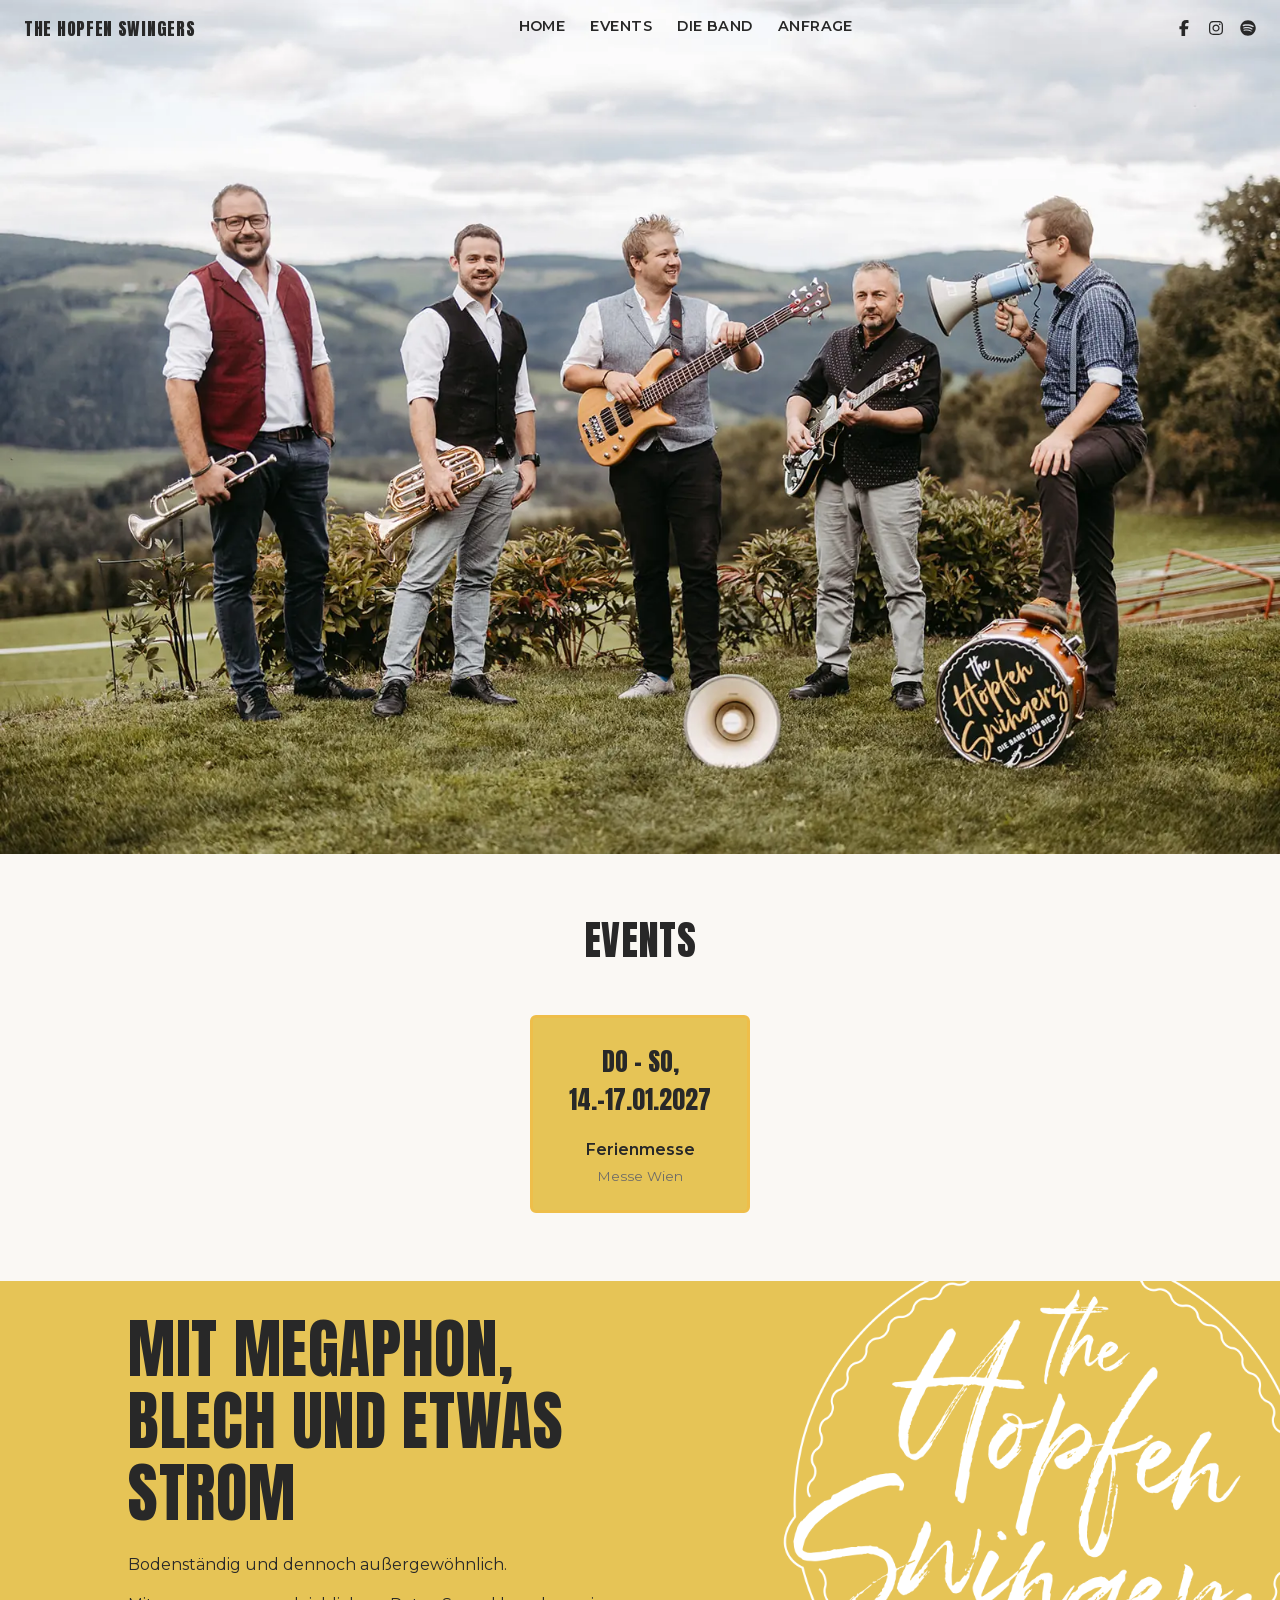
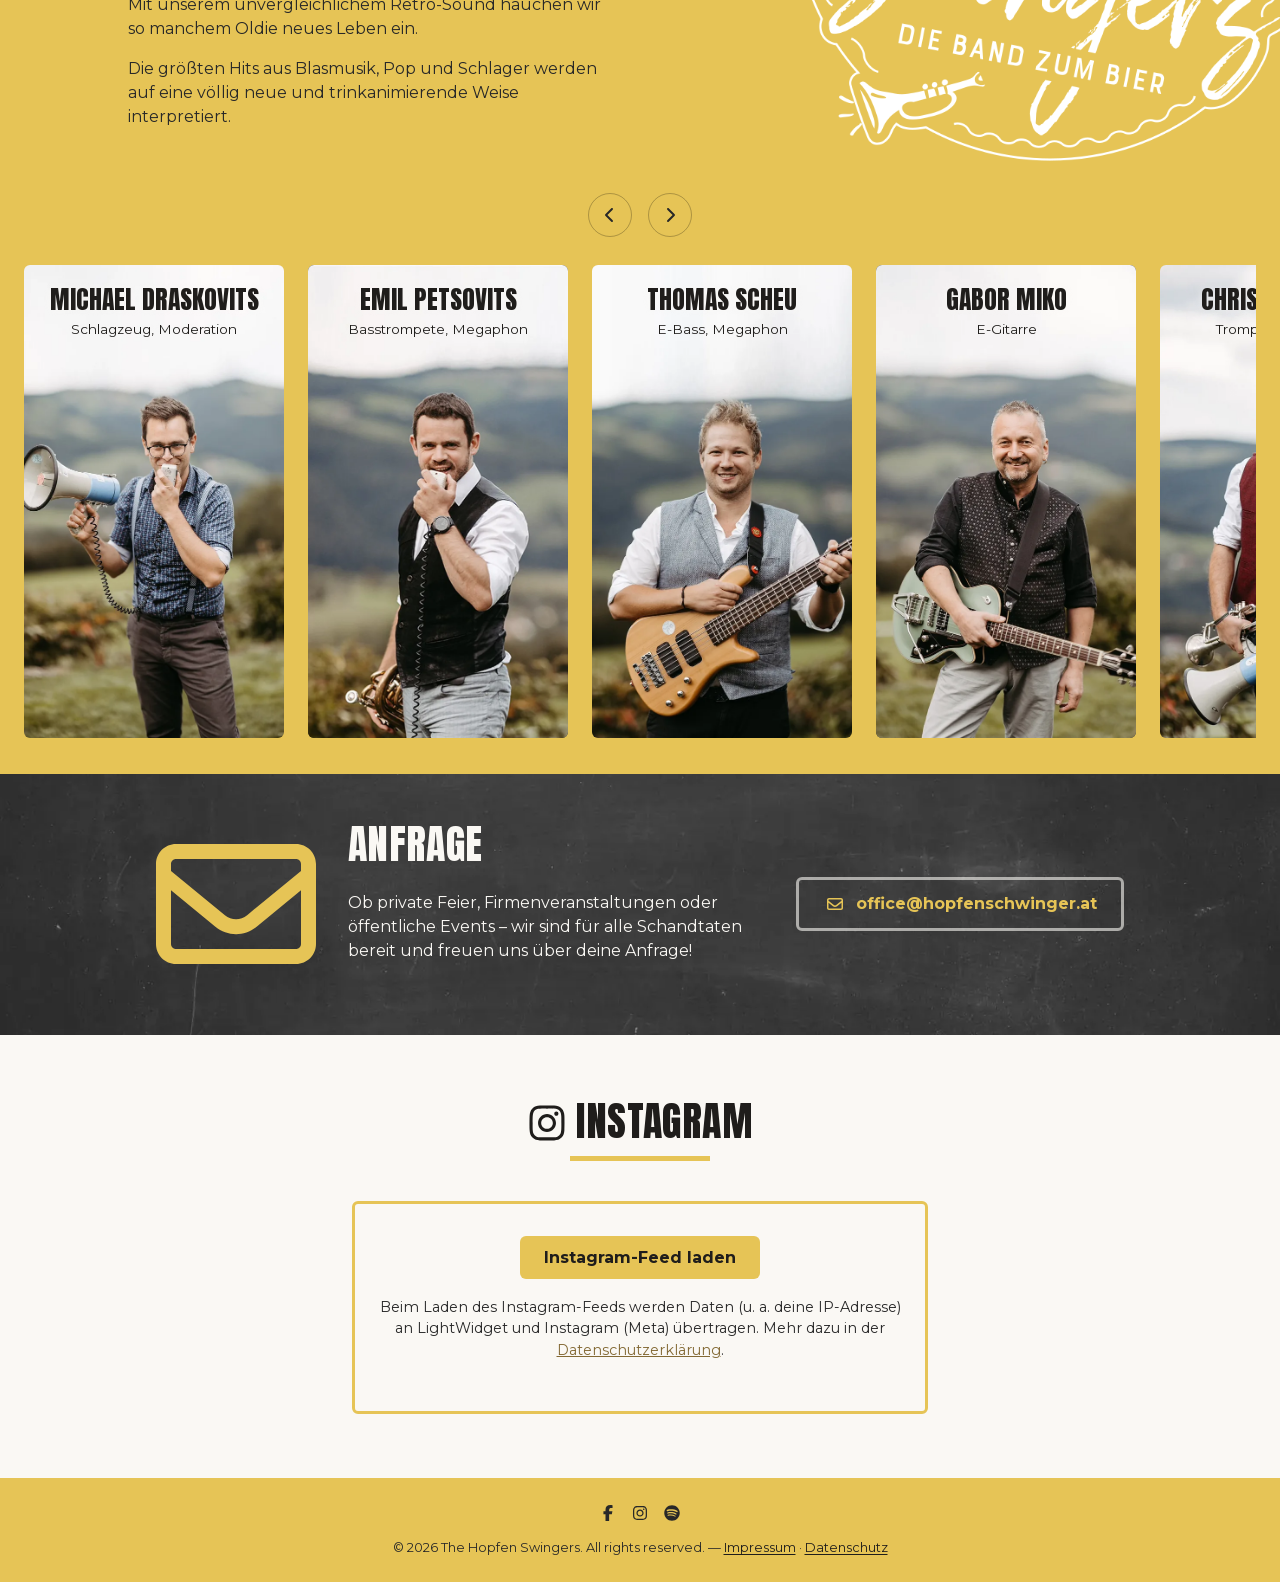
<file: index.html>
<!DOCTYPE html>
<html lang="de">

<!--
Derived from Bulma Personal Template by Muhammad Ubaid Raza: https://mubaidr.js.org
Original at: https://github.com/BulmaTemplates/bulma-templates/blob/master/templates/personal.html
The source code is MIT-licensed: http://opensource.org/licenses/mit-license.php

Copyright (c) 2025 Muhammad Ubaid Raza

Permission is hereby granted, free of charge, to any person obtaining a copy of this software and associated documentation files (the "Software"), to deal in the Software without restriction, including without limitation the rights to use, copy, modify, merge, publish, distribute, sublicense, and/or sell copies of the Software, and to permit persons to whom the Software is furnished to do so, subject to the following conditions:

The above copyright notice and this permission notice shall be included in all copies or substantial portions of the Software.

THE SOFTWARE IS PROVIDED "AS IS", WITHOUT WARRANTY OF ANY KIND, EXPRESS OR IMPLIED, INCLUDING BUT NOT LIMITED TO THE WARRANTIES OF MERCHANTABILITY, FITNESS FOR A PARTICULAR PURPOSE AND NONINFRINGEMENT. IN NO EVENT SHALL THE AUTHORS OR COPYRIGHT HOLDERS BE LIABLE FOR ANY CLAIM, DAMAGES OR OTHER LIABILITY, WHETHER IN AN ACTION OF CONTRACT, TORT OR OTHERWISE, ARISING FROM, OUT OF OR IN CONNECTION WITH THE SOFTWARE OR THE USE OR OTHER DEALINGS IN THE SOFTWARE.
-->
<head>
  <meta charset="UTF-8">
  <meta name="viewport" content="width=device-width, initial-scale=1.0">
  <title>The Hopfen Swingers – Die Band zum Bier | Live-Band buchen</title>
  <meta name="description" content="Mit Megaphon, Blech und etwas Strom: The Hopfen Swingers bringen Blasmusik, Pop und Schlager im Retro-Sound auf Feiern und Events. Jetzt anfragen!">
  <link rel="canonical" href="https://hopfenschwinger.at/">
  <meta name="theme-color" content="#e6c456">

  <!-- Open Graph / Social-Media-Vorschau (WhatsApp, Facebook, iMessage, ...) -->
  <meta property="og:type" content="website">
  <meta property="og:site_name" content="The Hopfen Swingers">
  <meta property="og:locale" content="de_AT">
  <meta property="og:title" content="The Hopfen Swingers – Die Band zum Bier">
  <meta property="og:description" content="Mit Megaphon, Blech und etwas Strom: The Hopfen Swingers bringen Blasmusik, Pop und Schlager im Retro-Sound auf Feiern und Events. Jetzt anfragen!">
  <meta property="og:url" content="https://hopfenschwinger.at/">
  <meta property="og:image" content="https://hopfenschwinger.at/img/og-image.jpg">
  <meta property="og:image:type" content="image/jpeg">
  <meta property="og:image:width" content="1200">
  <meta property="og:image:height" content="630">
  <meta property="og:image:alt" content="The Hopfen Swingers – Gruppenfoto der Band">
  <meta name="twitter:card" content="summary_large_image">
  <meta name="twitter:image" content="https://hopfenschwinger.at/img/og-image.jpg">
  <meta name="twitter:image:alt" content="The Hopfen Swingers – Gruppenfoto der Band">

  <!-- Favicons (Markenzeichen als Münze; liegt unter /img/icons/) -->
  <link rel="icon" href="./img/icons/favicon.svg" type="image/svg+xml" sizes="any">
  <link rel="icon" href="./img/icons/favicon-32.png" type="image/png" sizes="32x32">
  <link rel="icon" href="./img/icons/favicon.ico" sizes="16x16 32x32 48x48">
  <link rel="apple-touch-icon" href="./img/icons/apple-touch-icon.png">

  <!-- Schriften liegen lokal unter /webfonts (kein Google-Aufruf) -->
  <link rel="preload" href="./webfonts/anton/Anton-Regular.woff2" as="font" type="font/woff2" crossorigin>
  <link rel="stylesheet" type="text/css" href="./css/bulma-1.0.4.css" />
  <link rel="stylesheet" type="text/css" href="./css/hopfen.css">

  <!-- Strukturierte Daten für Suchmaschinen -->
  <script type="application/ld+json">
  {
    "@context": "https://schema.org",
    "@type": "MusicGroup",
    "name": "The Hopfen Swingers",
    "alternateName": "Hopfenswingers",
    "slogan": "Die Band zum Bier",
    "url": "https://hopfenschwinger.at/",
    "description": "Blasmusik, Pop und Schlager im Retro-Sound – mit Megaphon, Blech und etwas Strom.",
    "sameAs": [
      "https://www.facebook.com/hopfenswingers",
      "https://www.instagram.com/hopfenswingers/",
      "https://open.spotify.com/intl-de/artist/105icnumTkyOhMHhoelHRZ"
    ]
  }
  </script>
</head>

<body>
  <a class="hopfen-skip" href="#inhalt">Zum Inhalt springen</a>

  <!-- Icons: Font Awesome Free 6.7.2 (CC BY 4.0) – https://fontawesome.com/license/free -->
  <svg class="hopfen-icon-sprite" xmlns="http://www.w3.org/2000/svg" aria-hidden="true" focusable="false">
    <symbol id="icon-facebook" viewBox="0 0 320 512"><path d="M80 299.3V512H196V299.3h86.5l18-97.8H196V166.9c0-51.7 20.3-71.5 72.7-71.5c16.3 0 29.4 .4 37 1.2V7.9C291.4 4 256.4 0 236.2 0C129.3 0 80 50.5 80 159.4v42.1H14v97.8H80z"/></symbol>
    <symbol id="icon-instagram" viewBox="0 0 448 512"><path d="M224.1 141c-63.6 0-114.9 51.3-114.9 114.9s51.3 114.9 114.9 114.9S339 319.5 339 255.9 287.7 141 224.1 141zm0 189.6c-41.1 0-74.7-33.5-74.7-74.7s33.5-74.7 74.7-74.7 74.7 33.5 74.7 74.7-33.6 74.7-74.7 74.7zm146.4-194.3c0 14.9-12 26.8-26.8 26.8-14.9 0-26.8-12-26.8-26.8s12-26.8 26.8-26.8 26.8 12 26.8 26.8zm76.1 27.2c-1.7-35.9-9.9-67.7-36.2-93.9-26.2-26.2-58-34.4-93.9-36.2-37-2.1-147.9-2.1-184.9 0-35.8 1.7-67.6 9.9-93.9 36.1s-34.4 58-36.2 93.9c-2.1 37-2.1 147.9 0 184.9 1.7 35.9 9.9 67.7 36.2 93.9s58 34.4 93.9 36.2c37 2.1 147.9 2.1 184.9 0 35.9-1.7 67.7-9.9 93.9-36.2 26.2-26.2 34.4-58 36.2-93.9 2.1-37 2.1-147.8 0-184.8zM398.8 388c-7.8 19.6-22.9 34.7-42.6 42.6-29.5 11.7-99.5 9-132.1 9s-102.7 2.6-132.1-9c-19.6-7.8-34.7-22.9-42.6-42.6-11.7-29.5-9-99.5-9-132.1s-2.6-102.7 9-132.1c7.8-19.6 22.9-34.7 42.6-42.6 29.5-11.7 99.5-9 132.1-9s102.7-2.6 132.1 9c19.6 7.8 34.7 22.9 42.6 42.6 11.7 29.5 9 99.5 9 132.1s2.7 102.7-9 132.1z"/></symbol>
    <symbol id="icon-spotify" viewBox="0 0 496 512"><path d="M248 8C111.1 8 0 119.1 0 256s111.1 248 248 248 248-111.1 248-248S384.9 8 248 8zm100.7 364.9c-4.2 0-6.8-1.3-10.7-3.6-62.4-37.6-135-39.2-206.7-24.5-3.9 1-9 2.6-11.9 2.6-9.7 0-15.8-7.7-15.8-15.8 0-10.3 6.1-15.2 13.6-16.8 81.9-18.1 165.6-16.5 237 26.2 6.1 3.9 9.7 7.4 9.7 16.5s-7.1 15.4-15.2 15.4zm26.9-65.6c-5.2 0-8.7-2.3-12.3-4.2-62.5-37-155.7-51.9-238.6-29.4-4.8 1.3-7.4 2.6-11.9 2.6-10.7 0-19.4-8.7-19.4-19.4s5.2-17.8 15.5-20.7c27.8-7.8 56.2-13.6 97.8-13.6 64.9 0 127.6 16.1 177 45.5 8.1 4.8 11.3 11 11.3 19.7-.1 10.8-8.5 19.5-19.4 19.5zm31-76.2c-5.2 0-8.4-1.3-12.9-3.9-71.2-42.5-198.5-52.7-280.9-29.7-3.6 1-8.1 2.6-12.9 2.6-13.2 0-23.3-10.3-23.3-23.6 0-13.6 8.4-21.3 17.4-23.9 35.2-10.3 74.6-15.2 117.5-15.2 73 0 149.5 15.2 205.4 47.8 7.8 4.5 12.9 10.7 12.9 22.6 0 13.6-11 23.3-23.2 23.3z"/></symbol>
    <symbol id="icon-chevron-left" viewBox="0 0 320 512"><path d="M9.4 233.4c-12.5 12.5-12.5 32.8 0 45.3l192 192c12.5 12.5 32.8 12.5 45.3 0s12.5-32.8 0-45.3L77.3 256 246.6 86.6c12.5-12.5 12.5-32.8 0-45.3s-32.8-12.5-45.3 0l-192 192z"/></symbol>
    <symbol id="icon-chevron-right" viewBox="0 0 320 512"><path d="M310.6 233.4c12.5 12.5 12.5 32.8 0 45.3l-192 192c-12.5 12.5-32.8 12.5-45.3 0s-12.5-32.8 0-45.3L242.7 256 73.4 86.6c-12.5-12.5-12.5-32.8 0-45.3s32.8-12.5 45.3 0l192 192z"/></symbol>
    <symbol id="icon-envelope" viewBox="0 0 512 512"><path d="M64 112c-8.8 0-16 7.2-16 16l0 22.1L220.5 291.7c20.7 17 50.4 17 71.1 0L464 150.1l0-22.1c0-8.8-7.2-16-16-16L64 112zM48 212.2L48 384c0 8.8 7.2 16 16 16l384 0c8.8 0 16-7.2 16-16l0-171.8L322 328.8c-38.4 31.5-93.7 31.5-132 0L48 212.2zM0 128C0 92.7 28.7 64 64 64l384 0c35.3 0 64 28.7 64 64l0 256c0 35.3-28.7 64-64 64L64 448c-35.3 0-64-28.7-64-64L0 128z"/></symbol>
  </svg>

  <!-- Navigation -->
  <nav class="hopfen-nav" aria-label="Hauptnavigation">
    <a class="hopfen-nav-brand" href="#home">The Hopfen Swingers</a>

    <button class="hopfen-nav-burger" data-nav-burger aria-label="Menü öffnen" aria-expanded="false" aria-controls="hopfen-menu">
      <span></span><span></span><span></span>
    </button>

    <div class="hopfen-nav-links" id="hopfen-menu" data-nav-links>
      <a href="#home">Home</a>
      <a href="#events">Events</a>
      <a href="#ueber-uns">Die Band</a>
      <a href="#kontakt">Anfrage</a>
    </div>

    <div class="hopfen-nav-social">
      <a href="https://www.facebook.com/hopfenswingers" target="_blank" rel="noopener" aria-label="Facebook">
        <svg class="hopfen-icon" aria-hidden="true" focusable="false"><use href="#icon-facebook"/></svg>
      </a>
      <a href="https://www.instagram.com/hopfenswingers/" target="_blank" rel="noopener" aria-label="Instagram">
        <svg class="hopfen-icon" aria-hidden="true" focusable="false"><use href="#icon-instagram"/></svg>
      </a>
      <a href="https://open.spotify.com/intl-de/artist/105icnumTkyOhMHhoelHRZ?si=646ffadbe16d4e39" target="_blank" rel="noopener" aria-label="Spotify">
        <svg class="hopfen-icon" aria-hidden="true" focusable="false"><use href="#icon-spotify"/></svg>
      </a>
    </div>
  </nav>

  <main id="inhalt">
    <!-- Hero: Gruppenfoto -->
    <section id="home" class="hopfen-hero">
      <h1 class="hopfen-visually-hidden">The Hopfen Swingers – Die Band zum Bier</h1>
      <div class="photo-placeholder">
        <picture>
          <source type="image/webp"
                  srcset="./img/hero-800.webp 800w, ./img/hero-1200.webp 1200w, ./img/hero-1600.webp 1600w"
                  sizes="100vw">
          <img src="./img/hero-1200.jpg"
               srcset="./img/hero-800.jpg 800w, ./img/hero-1200.jpg 1200w, ./img/hero-1600.jpg 1600w"
               sizes="100vw"
               alt="Gruppenfoto der fünf Musiker von The Hopfen Swingers mit ihren Instrumenten"
               width="1600" height="1067" fetchpriority="high" decoding="async">
        </picture>
      </div>
    </section>

    <!-- Events -->
    <section id="events" class="section hopfen-events">
      <div data-carousel>
        <div class="hopfen-carousel-header">
          <button class="hopfen-carousel-arrow" data-carousel-prev aria-label="Vorherige Events">
            <svg class="hopfen-icon" aria-hidden="true" focusable="false"><use href="#icon-chevron-left"/></svg>
          </button>

          <h2 class="title is-2">Events</h2>

          <button class="hopfen-carousel-arrow" data-carousel-next aria-label="Weitere Events">
            <svg class="hopfen-icon" aria-hidden="true" focusable="false"><use href="#icon-chevron-right"/></svg>
          </button>
        </div>

        <!-- Terminkarte = ein <div class="event-card" data-date="JJJJ-MM-TT">; für
             mehrtägige Termine zusätzlich data-end="JJJJ-MM-TT". Vergangene Karten
             entfernt js/hopfen.js beim Laden, die gelbe Hervorhebung wechselt
             automatisch (nth-child(odd)). Neue Termine also einfach einsortieren. -->
        <div class="hopfen-carousel-track" data-carousel-track
             tabindex="0" role="region" aria-label="Events – mit den Pfeiltasten scrollbar">

          <div class="event-card" data-date="2027-01-14" data-end="2027-01-17">
            <div class="event-date">Do - So,<br>14.-17.01.2027</div>
            <div class="event-title">Ferienmesse</div>
            <div class="event-location">Messe Wien</div>
          </div>

        </div>
        <p class="hopfen-events-empty">Aktuell sind keine Termine geplant – <a href="#kontakt">frag uns gerne an!</a></p>
      </div>
    </section>

    <!-- Was spielen wir -->
    <section id="ueber-uns" class="section is-hopfen-yellow">
      <div class="columns is-gapless">
        <div class="column box hopfen-about is-hvcentered">
          <div class="content">
            <h2 class="title is-4">Mit Megaphon, Blech und etwas Strom</h2>

            <p>Bodenständig und dennoch außergewöhnlich.</p>

  	  <p>Mit unserem unvergleichlichem Retro-Sound hauchen wir so manchem Oldie neues Leben ein.</p>

            <p>Die größten Hits aus Blasmusik, Pop und Schlager werden auf eine völlig neue und trinkanimierende Weise interpretiert.</p>
          </div>
        </div>
        <div class="column hopfen-photo-box">
          <figure class="image is-5by4">
            <picture>
              <source type="image/webp" srcset="./img/Hopfenswingers_Emblem_weiß_transparent.webp">
              <img src="./img/Hopfenswingers_Emblem_weiß_transparent.png" alt="Emblem von The Hopfen Swingers – Die Band zum Bier" width="694" height="637" loading="lazy" decoding="async">
            </picture>
          </figure>
        </div>
      </div>
    </section>

    <!-- Bandmitglieder -->
    <section id="band" class="section hopfen-band is-hopfen-yellow" aria-label="Bandmitglieder">
      <div data-carousel>
        <div class="hopfen-carousel-header is-arrows-only">
          <button class="hopfen-carousel-arrow" data-carousel-prev aria-label="Vorheriges Bandmitglied">
            <svg class="hopfen-icon" aria-hidden="true" focusable="false"><use href="#icon-chevron-left"/></svg>
          </button>

          <button class="hopfen-carousel-arrow" data-carousel-next aria-label="Nächstes Bandmitglied">
            <svg class="hopfen-icon" aria-hidden="true" focusable="false"><use href="#icon-chevron-right"/></svg>
          </button>
        </div>

        <div class="hopfen-carousel-track" data-carousel-track
             tabindex="0" role="region" aria-label="Bandmitglieder – mit den Pfeiltasten scrollbar">
          <div class="member-card">
            <div class="member-card-photo photo-placeholder">
              <picture>
                <source type="image/webp" srcset="./img/Michael-600.webp">
                <img src="./img/Michael-600.jpg" alt="Porträt von Michael Draskovits" width="600" height="1091" loading="lazy" decoding="async">
              </picture>
            </div>
            <div class="member-card-info">
              <div class="member-name">Michael Draskovits</div>
              <div class="member-role">Schlagzeug, Moderation</div>
            </div>
          </div>

          <div class="member-card is-dark">
            <div class="member-card-photo photo-placeholder is-dark-placeholder">
              <picture>
                <source type="image/webp" srcset="./img/Emil-600.webp">
                <img src="./img/Emil-600.jpg" alt="Porträt von Emil Petsovits" width="600" height="1091" loading="lazy" decoding="async">
              </picture>
            </div>
            <div class="member-card-info">
              <div class="member-name">Emil Petsovits</div>
              <div class="member-role">Basstrompete, Megaphon</div>
            </div>
          </div>

          <div class="member-card">
            <div class="member-card-photo photo-placeholder">
              <picture>
                <source type="image/webp" srcset="./img/Thomas-600.webp">
                <img src="./img/Thomas-600.jpg" alt="Porträt von Thomas Scheu" width="600" height="1091" loading="lazy" decoding="async">
              </picture>
            </div>
            <div class="member-card-info">
              <div class="member-name">Thomas Scheu</div>
              <div class="member-role">E-Bass, Megaphon</div>
            </div>
          </div>

          <div class="member-card is-dark">
            <div class="member-card-photo photo-placeholder is-dark-placeholder">
              <picture>
                <source type="image/webp" srcset="./img/Gabor-600.webp">
                <img src="./img/Gabor-600.jpg" alt="Porträt von Gabor Miko" width="600" height="1091" loading="lazy" decoding="async">
              </picture>
            </div>
            <div class="member-card-info">
              <div class="member-name">Gabor Miko</div>
              <div class="member-role">E-Gitarre</div>
            </div>
          </div>

          <div class="member-card">
            <div class="member-card-photo photo-placeholder">
              <picture>
                <source type="image/webp" srcset="./img/Christian-600.webp">
                <img src="./img/Christian-600.jpg" alt="Porträt von Christian Wieder" width="600" height="1091" loading="lazy" decoding="async">
              </picture>
            </div>
            <div class="member-card-info">
              <div class="member-name">Christian Wieder</div>
              <div class="member-role">Trompete, Megaphon</div>
            </div>
          </div>
        </div>
      </div>
    </section>

    <!-- Anfrage/Kontakt -->
    <section id="kontakt" class="section hopfen-kontakt">
      <div class="hopfen-kontakt-row">
        <div class="hopfen-kontakt-icon">
          <a href="mailto:office@hopfenschwinger.at" aria-label="E-Mail an office@hopfenschwinger.at senden">
            <svg class="hopfen-icon hopfen-icon-10x" aria-hidden="true" focusable="false"><use href="#icon-envelope"/></svg>
          </a>
        </div>
        <div class="content hopfen-kontakt-text">
          <h2 class="title is-2">Anfrage</h2>
          <p>Ob private Feier, Firmenveranstaltungen oder öffentliche Events – wir sind für alle Schandtaten bereit und freuen uns über deine Anfrage!</p>
        </div>
        <div class="hopfen-kontakt-button">
          <a class="hopfen-kontakt-mail" href="mailto:office@hopfenschwinger.at">
            <span class="icon"><svg class="hopfen-icon" aria-hidden="true" focusable="false"><use href="#icon-envelope"/></svg></span>
            office@hopfenschwinger.at
          </a>
        </div>
      </div>
    </section>

    <section id="insta" class="section hopfen-insta">
      <h2 class="title is-2">
        <svg class="hopfen-icon" aria-hidden="true" focusable="false"><use href="#icon-instagram"/></svg> Instagram
      </h2>

      <div class="hopfen-insta-embed" data-insta-embed data-src="https://lightwidget.com/widgets/23acbcbaa1845c998a394765cea79a33.html">
        <!-- Der Feed (LightWidget/Instagram) wird erst nach Klick geladen, siehe js/hopfen.js -->
        <div class="hopfen-insta-consent">
          <p>
  	<button type="button" class="hopfen-insta-load" data-insta-load>Instagram-Feed laden</button>
  	</p>
  	<p>
            Beim Laden des Instagram-Feeds werden Daten (u. a. deine IP-Adresse) an LightWidget und
            Instagram (Meta) übertragen. Mehr dazu in der
            <a href="datenschutz.html#instagram">Datenschutzerklärung</a>.
          </p>        
        </div>
      </div>
    </section>
  </main>

  <!-- Footer -->
  <footer class="hopfen-footer">
    <div class="content">
      <div class="hopfen-footer-social">
        <a href="https://www.facebook.com/hopfenswingers" target="_blank" rel="noopener" aria-label="Facebook">
        <svg class="hopfen-icon" aria-hidden="true" focusable="false"><use href="#icon-facebook"/></svg>
        </a>
        <a href="https://www.instagram.com/hopfenswingers/" target="_blank" rel="noopener" aria-label="Instagram">
        <svg class="hopfen-icon" aria-hidden="true" focusable="false"><use href="#icon-instagram"/></svg>
        </a>
        <a href="https://open.spotify.com/intl-de/artist/105icnumTkyOhMHhoelHRZ?si=646ffadbe16d4e39" target="_blank" rel="noopener" aria-label="Spotify">
        <svg class="hopfen-icon" aria-hidden="true" focusable="false"><use href="#icon-spotify"/></svg>
        </a>
      </div>
      <p>© <span data-year>2026</span> The Hopfen Swingers. All rights reserved. — <a href="impressum.html">Impressum</a> · <a href="datenschutz.html">Datenschutz</a></p>
    </div>
  </footer>

  <script src="./js/hopfen.js"></script>

  <!-- Besucherstatistik (GoatCounter, cookiefrei) -->
  <script data-goatcounter="https://hopfenswingers.goatcounter.com/count"
          async src="https://gc.zgo.at/count.js"></script>
</body>

</html>
</file>
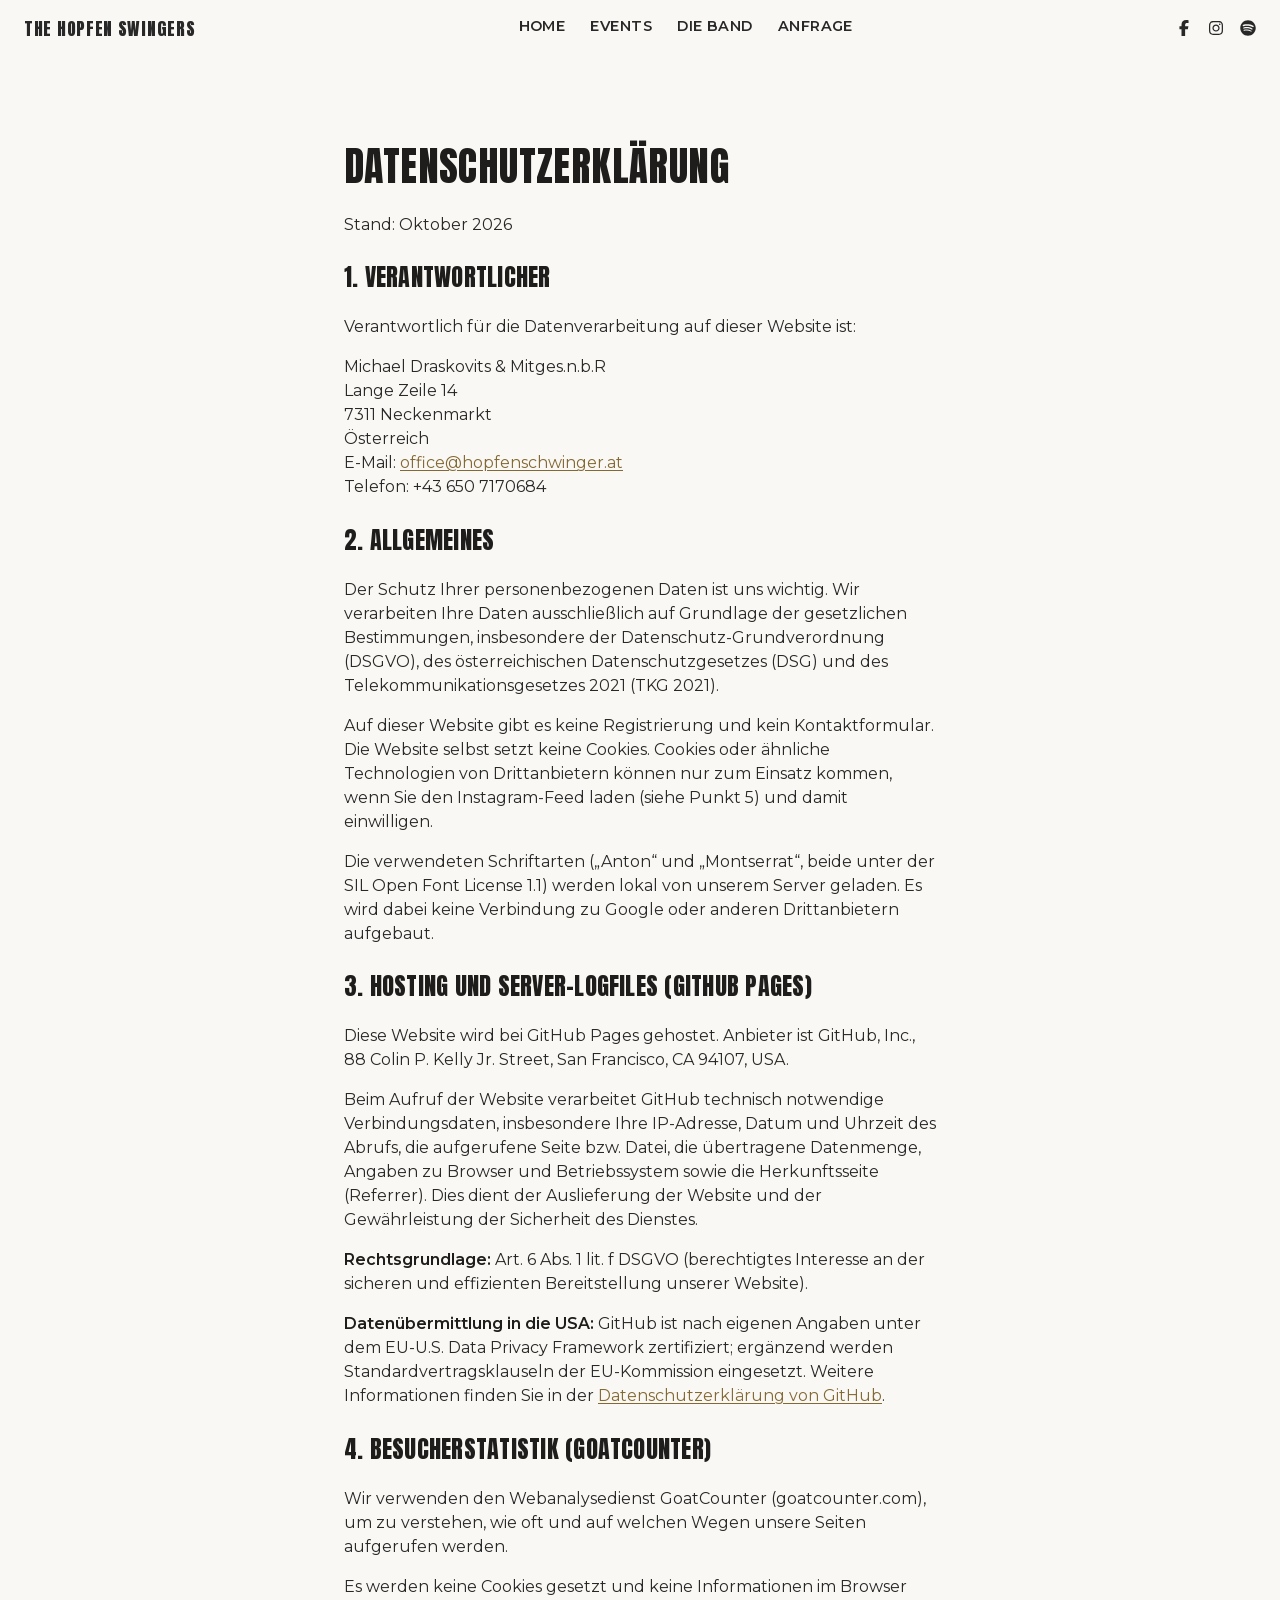
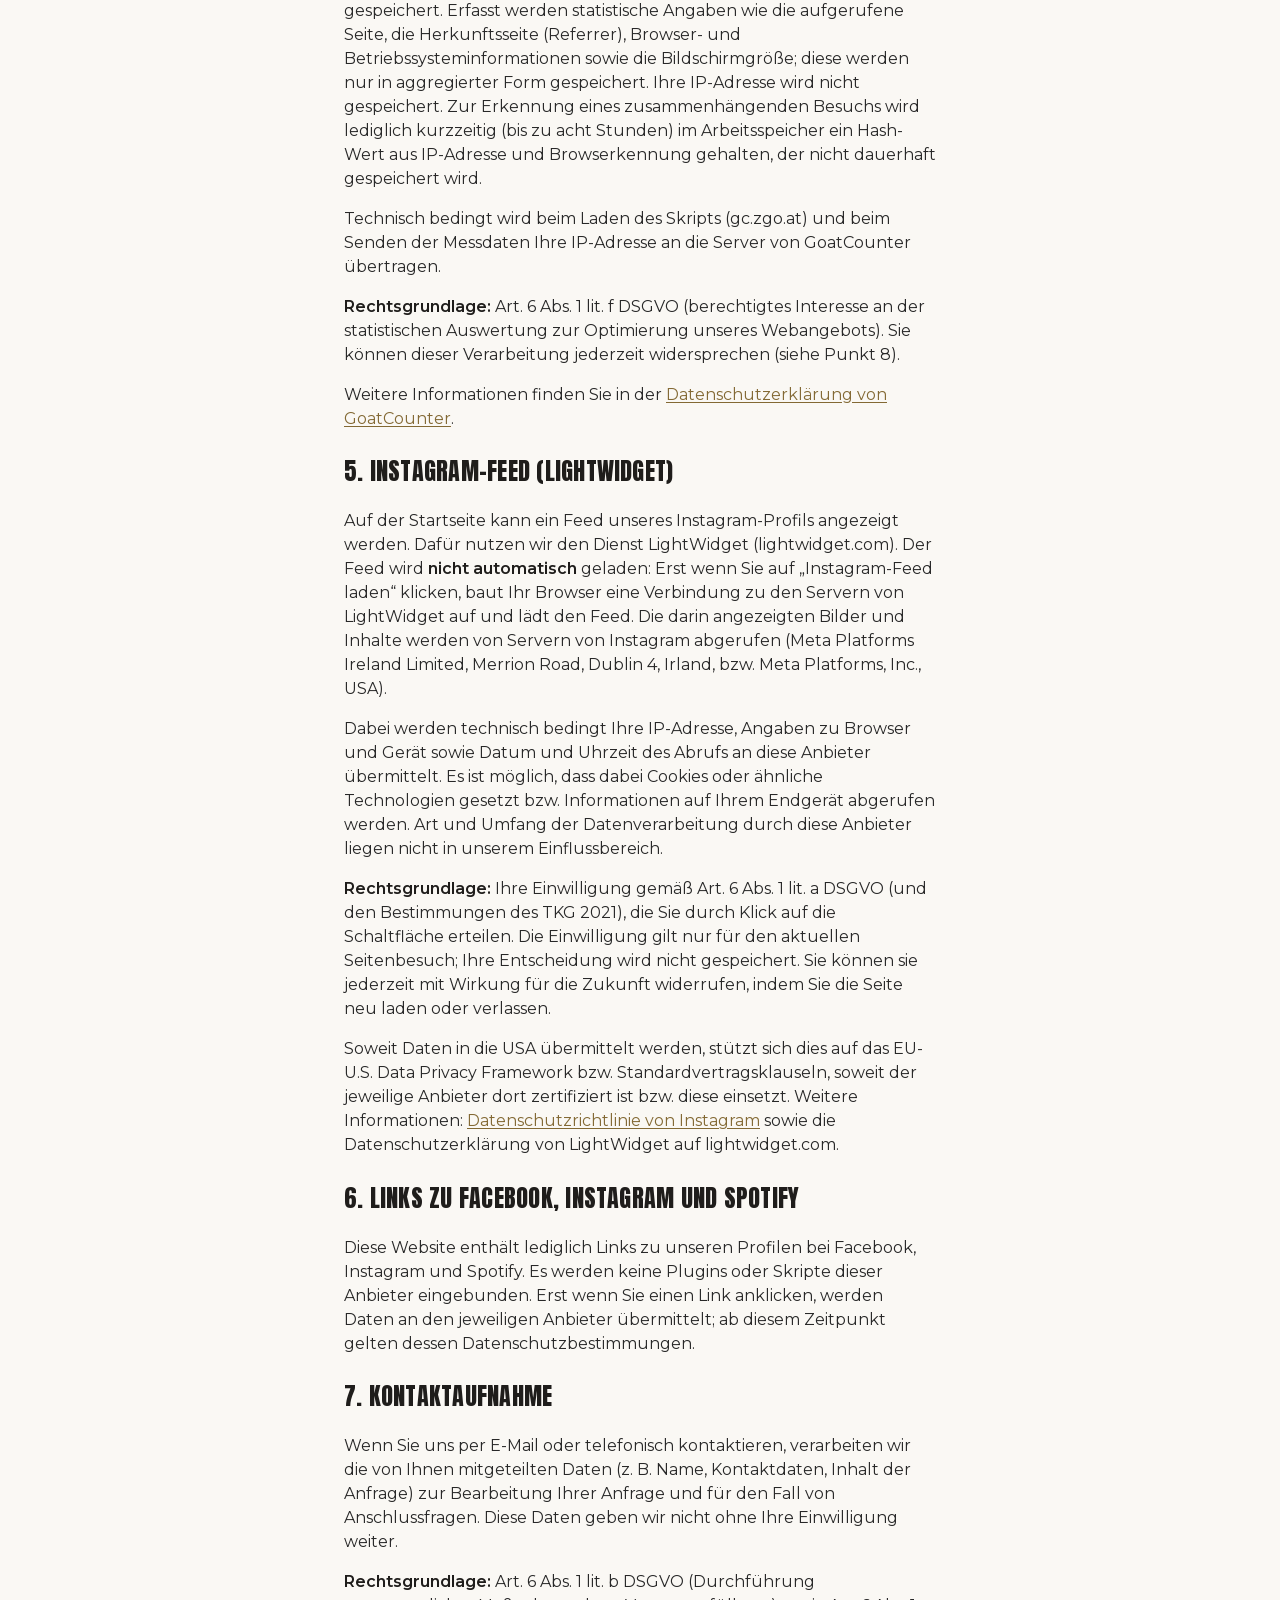
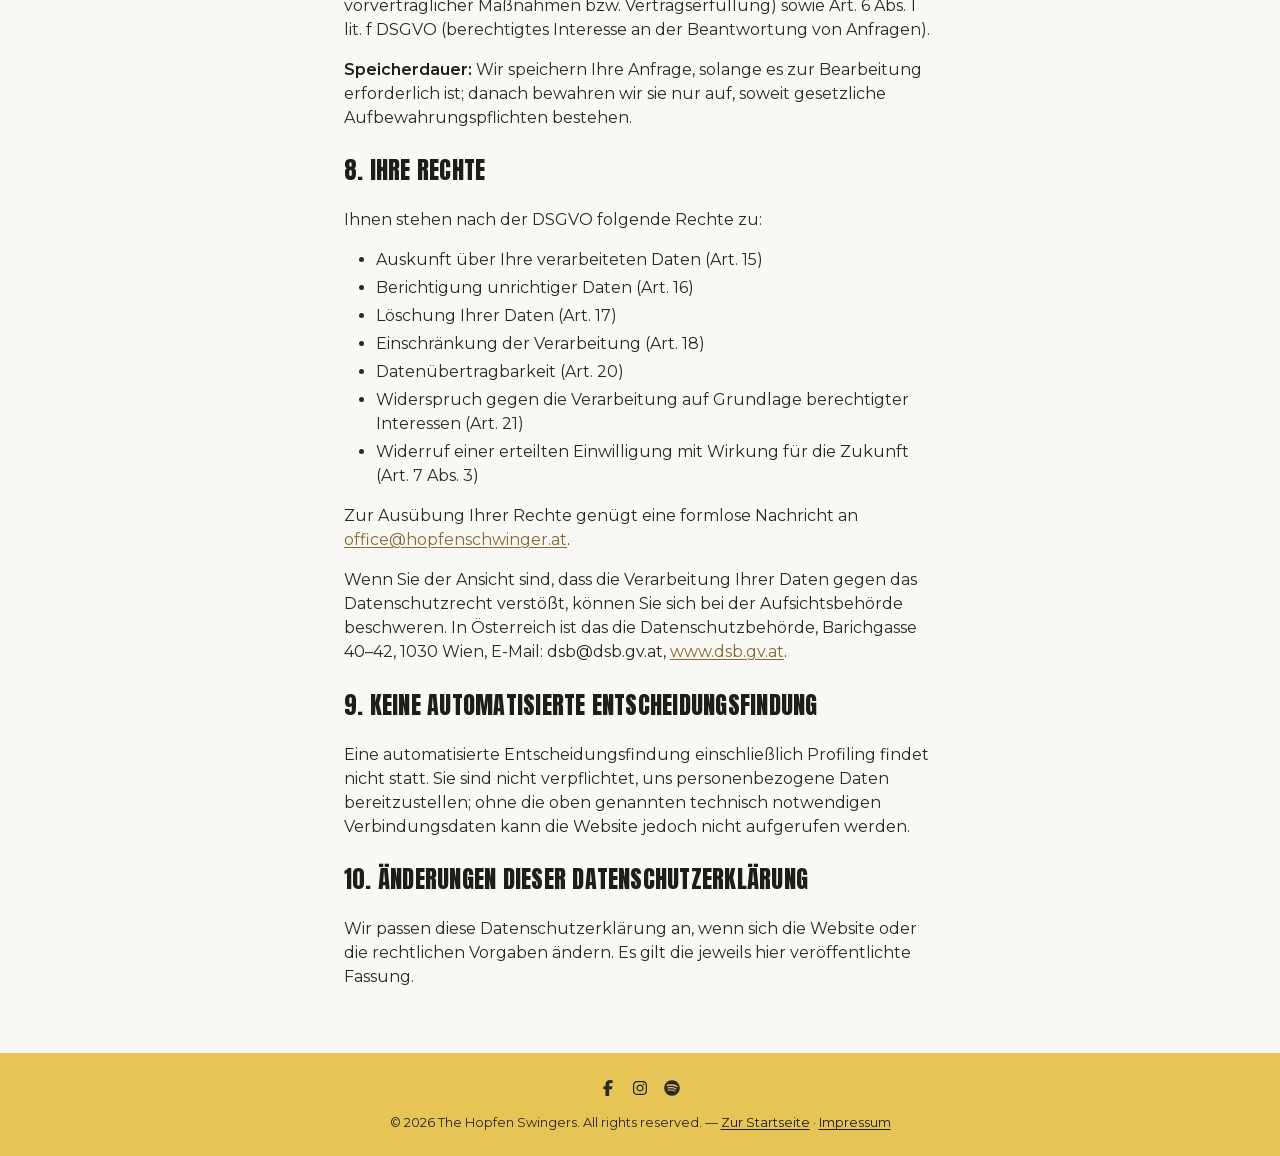
<file: datenschutz.html>
<!DOCTYPE html>
<html lang="de">

<!--
Derived from Bulma Personal Template by Muhammad Ubaid Raza: https://mubaidr.js.org
Original at: https://github.com/BulmaTemplates/bulma-templates/blob/master/templates/personal.html
The source code is MIT-licensed: http://opensource.org/licenses/mit-license.php

Copyright (c) 2025 Muhammad Ubaid Raza

Permission is hereby granted, free of charge, to any person obtaining a copy of this software and associated documentation files (the "Software"), to deal in the Software without restriction, including without limitation the rights to use, copy, modify, merge, publish, distribute, sublicense, and/or sell copies of the Software, and to permit persons to whom the Software is furnished to do so, subject to the following conditions:

The above copyright notice and this permission notice shall be included in all copies or substantial portions of the Software.

THE SOFTWARE IS PROVIDED "AS IS", WITHOUT WARRANTY OF ANY KIND, EXPRESS OR IMPLIED, INCLUDING BUT NOT LIMITED TO THE WARRANTIES OF MERCHANTABILITY, FITNESS FOR A PARTICULAR PURPOSE AND NONINFRINGEMENT. IN NO EVENT SHALL THE AUTHORS OR COPYRIGHT HOLDERS BE LIABLE FOR ANY CLAIM, DAMAGES OR OTHER LIABILITY, WHETHER IN AN ACTION OF CONTRACT, TORT OR OTHERWISE, ARISING FROM, OUT OF OR IN CONNECTION WITH THE SOFTWARE OR THE USE OR OTHER DEALINGS IN THE SOFTWARE.
-->
<head>
  <meta charset="UTF-8">
  <meta name="viewport" content="width=device-width, initial-scale=1.0">
  <title>Datenschutzerklärung – The Hopfen Swingers</title>
  <meta name="description" content="Datenschutzerklärung von The Hopfen Swingers: Informationen zur Verarbeitung personenbezogener Daten gemäß DSGVO.">
  <link rel="canonical" href="https://hopfenschwinger.at/datenschutz.html">
  <meta name="theme-color" content="#e6c456">

  <!-- Open Graph / Social-Media-Vorschau -->
  <meta property="og:type" content="website">
  <meta property="og:site_name" content="The Hopfen Swingers">
  <meta property="og:locale" content="de_AT">
  <meta property="og:title" content="Datenschutzerklärung – The Hopfen Swingers">
  <meta property="og:description" content="Datenschutzerklärung von The Hopfen Swingers: Informationen zur Verarbeitung personenbezogener Daten gemäß DSGVO.">
  <meta property="og:url" content="https://hopfenschwinger.at/datenschutz.html">
  <meta property="og:image" content="https://hopfenschwinger.at/img/og-image.jpg">
  <meta property="og:image:type" content="image/jpeg">
  <meta property="og:image:width" content="1200">
  <meta property="og:image:height" content="630">
  <meta property="og:image:alt" content="The Hopfen Swingers – Gruppenfoto der Band">
  <meta name="twitter:card" content="summary_large_image">
  <meta name="twitter:image" content="https://hopfenschwinger.at/img/og-image.jpg">
  <meta name="twitter:image:alt" content="The Hopfen Swingers – Gruppenfoto der Band">

  <!-- Favicons (Markenzeichen als Münze; liegt unter /img/icons/) -->
  <link rel="icon" href="./img/icons/favicon.svg" type="image/svg+xml" sizes="any">
  <link rel="icon" href="./img/icons/favicon-32.png" type="image/png" sizes="32x32">
  <link rel="icon" href="./img/icons/favicon.ico" sizes="16x16 32x32 48x48">
  <link rel="apple-touch-icon" href="./img/icons/apple-touch-icon.png">

  <!-- Schriften liegen lokal unter /webfonts (kein Google-Aufruf) -->
  <link rel="preload" href="./webfonts/anton/Anton-Regular.woff2" as="font" type="font/woff2" crossorigin>
  <link rel="stylesheet" type="text/css" href="./css/bulma-1.0.4.css" />
  <link rel="stylesheet" type="text/css" href="./css/hopfen.css">
</head>

<body>
  <a class="hopfen-skip" href="#inhalt">Zum Inhalt springen</a>

  <!-- Icons: Font Awesome Free 6.7.2 (CC BY 4.0) – https://fontawesome.com/license/free -->
  <svg class="hopfen-icon-sprite" xmlns="http://www.w3.org/2000/svg" aria-hidden="true" focusable="false">
    <symbol id="icon-facebook" viewBox="0 0 320 512"><path d="M80 299.3V512H196V299.3h86.5l18-97.8H196V166.9c0-51.7 20.3-71.5 72.7-71.5c16.3 0 29.4 .4 37 1.2V7.9C291.4 4 256.4 0 236.2 0C129.3 0 80 50.5 80 159.4v42.1H14v97.8H80z"/></symbol>
    <symbol id="icon-instagram" viewBox="0 0 448 512"><path d="M224.1 141c-63.6 0-114.9 51.3-114.9 114.9s51.3 114.9 114.9 114.9S339 319.5 339 255.9 287.7 141 224.1 141zm0 189.6c-41.1 0-74.7-33.5-74.7-74.7s33.5-74.7 74.7-74.7 74.7 33.5 74.7 74.7-33.6 74.7-74.7 74.7zm146.4-194.3c0 14.9-12 26.8-26.8 26.8-14.9 0-26.8-12-26.8-26.8s12-26.8 26.8-26.8 26.8 12 26.8 26.8zm76.1 27.2c-1.7-35.9-9.9-67.7-36.2-93.9-26.2-26.2-58-34.4-93.9-36.2-37-2.1-147.9-2.1-184.9 0-35.8 1.7-67.6 9.9-93.9 36.1s-34.4 58-36.2 93.9c-2.1 37-2.1 147.9 0 184.9 1.7 35.9 9.9 67.7 36.2 93.9s58 34.4 93.9 36.2c37 2.1 147.9 2.1 184.9 0 35.9-1.7 67.7-9.9 93.9-36.2 26.2-26.2 34.4-58 36.2-93.9 2.1-37 2.1-147.8 0-184.8zM398.8 388c-7.8 19.6-22.9 34.7-42.6 42.6-29.5 11.7-99.5 9-132.1 9s-102.7 2.6-132.1-9c-19.6-7.8-34.7-22.9-42.6-42.6-11.7-29.5-9-99.5-9-132.1s-2.6-102.7 9-132.1c7.8-19.6 22.9-34.7 42.6-42.6 29.5-11.7 99.5-9 132.1-9s102.7-2.6 132.1 9c19.6 7.8 34.7 22.9 42.6 42.6 11.7 29.5 9 99.5 9 132.1s2.7 102.7-9 132.1z"/></symbol>
    <symbol id="icon-spotify" viewBox="0 0 496 512"><path d="M248 8C111.1 8 0 119.1 0 256s111.1 248 248 248 248-111.1 248-248S384.9 8 248 8zm100.7 364.9c-4.2 0-6.8-1.3-10.7-3.6-62.4-37.6-135-39.2-206.7-24.5-3.9 1-9 2.6-11.9 2.6-9.7 0-15.8-7.7-15.8-15.8 0-10.3 6.1-15.2 13.6-16.8 81.9-18.1 165.6-16.5 237 26.2 6.1 3.9 9.7 7.4 9.7 16.5s-7.1 15.4-15.2 15.4zm26.9-65.6c-5.2 0-8.7-2.3-12.3-4.2-62.5-37-155.7-51.9-238.6-29.4-4.8 1.3-7.4 2.6-11.9 2.6-10.7 0-19.4-8.7-19.4-19.4s5.2-17.8 15.5-20.7c27.8-7.8 56.2-13.6 97.8-13.6 64.9 0 127.6 16.1 177 45.5 8.1 4.8 11.3 11 11.3 19.7-.1 10.8-8.5 19.5-19.4 19.5zm31-76.2c-5.2 0-8.4-1.3-12.9-3.9-71.2-42.5-198.5-52.7-280.9-29.7-3.6 1-8.1 2.6-12.9 2.6-13.2 0-23.3-10.3-23.3-23.6 0-13.6 8.4-21.3 17.4-23.9 35.2-10.3 74.6-15.2 117.5-15.2 73 0 149.5 15.2 205.4 47.8 7.8 4.5 12.9 10.7 12.9 22.6 0 13.6-11 23.3-23.2 23.3z"/></symbol>
    <symbol id="icon-chevron-left" viewBox="0 0 320 512"><path d="M9.4 233.4c-12.5 12.5-12.5 32.8 0 45.3l192 192c12.5 12.5 32.8 12.5 45.3 0s12.5-32.8 0-45.3L77.3 256 246.6 86.6c12.5-12.5 12.5-32.8 0-45.3s-32.8-12.5-45.3 0l-192 192z"/></symbol>
    <symbol id="icon-chevron-right" viewBox="0 0 320 512"><path d="M310.6 233.4c12.5 12.5 12.5 32.8 0 45.3l-192 192c-12.5 12.5-32.8 12.5-45.3 0s-12.5-32.8 0-45.3L242.7 256 73.4 86.6c-12.5-12.5-12.5-32.8 0-45.3s32.8-12.5 45.3 0l192 192z"/></symbol>
    <symbol id="icon-envelope" viewBox="0 0 512 512"><path d="M64 112c-8.8 0-16 7.2-16 16l0 22.1L220.5 291.7c20.7 17 50.4 17 71.1 0L464 150.1l0-22.1c0-8.8-7.2-16-16-16L64 112zM48 212.2L48 384c0 8.8 7.2 16 16 16l384 0c8.8 0 16-7.2 16-16l0-171.8L322 328.8c-38.4 31.5-93.7 31.5-132 0L48 212.2zM0 128C0 92.7 28.7 64 64 64l384 0c35.3 0 64 28.7 64 64l0 256c0 35.3-28.7 64-64 64L64 448c-35.3 0-64-28.7-64-64L0 128z"/></symbol>
  </svg>

  <!-- Navigation (gleich wie auf der Startseite, Links verweisen dorthin zurück) -->
  <nav class="hopfen-nav" aria-label="Hauptnavigation">
    <a class="hopfen-nav-brand" href="index.html#home">The Hopfen Swingers</a>

    <button class="hopfen-nav-burger" data-nav-burger aria-label="Menü öffnen" aria-expanded="false" aria-controls="hopfen-menu">
      <span></span><span></span><span></span>
    </button>

    <div class="hopfen-nav-links" id="hopfen-menu" data-nav-links>
      <a href="index.html#home">Home</a>
      <a href="index.html#events">Events</a>
      <a href="index.html#ueber-uns">Die Band</a>
      <a href="index.html#kontakt">Anfrage</a>
    </div>

    <div class="hopfen-nav-social">
      <a href="https://www.facebook.com/hopfenswingers" target="_blank" rel="noopener" aria-label="Facebook">
        <svg class="hopfen-icon" aria-hidden="true" focusable="false"><use href="#icon-facebook"/></svg>
      </a>
      <a href="https://www.instagram.com/hopfenswingers/" target="_blank" rel="noopener" aria-label="Instagram">
        <svg class="hopfen-icon" aria-hidden="true" focusable="false"><use href="#icon-instagram"/></svg>
      </a>
      <a href="https://open.spotify.com/intl-de/artist/105icnumTkyOhMHhoelHRZ?si=646ffadbe16d4e39" target="_blank" rel="noopener" aria-label="Spotify">
        <svg class="hopfen-icon" aria-hidden="true" focusable="false"><use href="#icon-spotify"/></svg>
      </a>
    </div>
  </nav>

  <main id="inhalt">
    <!-- Datenschutzerklärung -->
    <section class="section hopfen-impressum">
      <div class="content">
        <h1 class="title is-2 hopfen-long-title">Datenschutzerklärung</h1>
        <p>Stand: Oktober 2026</p>

        <h2 class="title is-4">1. Verantwortlicher</h2>
        <p>Verantwortlich für die Datenverarbeitung auf dieser Website ist:</p>
        <p>
          Michael Draskovits &amp; Mitges.n.b.R<br>
          Lange Zeile 14<br>
          7311 Neckenmarkt<br>
          Österreich<br>
          E-Mail: <a href="mailto:office@hopfenschwinger.at">office@hopfenschwinger.at</a><br>
          Telefon: +43 650 7170684
        </p>

        <h2 class="title is-4">2. Allgemeines</h2>
        <p>
          Der Schutz Ihrer personenbezogenen Daten ist uns wichtig. Wir verarbeiten Ihre Daten ausschließlich
          auf Grundlage der gesetzlichen Bestimmungen, insbesondere der Datenschutz-Grundverordnung (DSGVO),
          des österreichischen Datenschutzgesetzes (DSG) und des Telekommunikationsgesetzes 2021 (TKG 2021).
        </p>
        <p>
          Auf dieser Website gibt es keine Registrierung und kein Kontaktformular. Die Website selbst setzt
          keine Cookies. Cookies oder ähnliche Technologien von Drittanbietern können nur zum Einsatz kommen,
          wenn Sie den Instagram-Feed laden (siehe Punkt 5) und damit einwilligen.
        </p>
        <p>
          Die verwendeten Schriftarten („Anton“ und „Montserrat“, beide unter der SIL Open Font License 1.1)
          werden lokal von unserem Server geladen. Es wird dabei keine Verbindung zu Google oder anderen
          Drittanbietern aufgebaut.
        </p>

        <h2 class="title is-4">3. Hosting und Server-Logfiles (GitHub Pages)</h2>
        <p>
          Diese Website wird bei GitHub Pages gehostet. Anbieter ist GitHub, Inc., 88 Colin P. Kelly Jr. Street,
          San Francisco, CA 94107, USA.
        </p>
        <p>
          Beim Aufruf der Website verarbeitet GitHub technisch notwendige Verbindungsdaten, insbesondere Ihre
          IP-Adresse, Datum und Uhrzeit des Abrufs, die aufgerufene Seite bzw. Datei, die übertragene
          Datenmenge, Angaben zu Browser und Betriebssystem sowie die Herkunftsseite (Referrer). Dies dient
          der Auslieferung der Website und der Gewährleistung der Sicherheit des Dienstes.
        </p>
        <p>
          <strong>Rechtsgrundlage:</strong> Art. 6 Abs. 1 lit. f DSGVO (berechtigtes Interesse an der sicheren
          und effizienten Bereitstellung unserer Website).
        </p>
        <p>
          <strong>Datenübermittlung in die USA:</strong> GitHub ist nach eigenen Angaben unter dem
          EU-U.S. Data Privacy Framework zertifiziert; ergänzend werden Standardvertragsklauseln der
          EU-Kommission eingesetzt. Weitere Informationen finden Sie in der
          <a href="https://docs.github.com/en/site-policy/privacy-policies/github-privacy-statement" target="_blank" rel="noopener">Datenschutzerklärung von GitHub</a>.
        </p>

        <h2 class="title is-4">4. Besucherstatistik (GoatCounter)</h2>
        <p>
          Wir verwenden den Webanalysedienst GoatCounter (goatcounter.com), um zu verstehen, wie oft und auf
          welchen Wegen unsere Seiten aufgerufen werden.
        </p>
        <p>
          Es werden keine Cookies gesetzt und keine Informationen im Browser gespeichert. Erfasst werden
          statistische Angaben wie die aufgerufene Seite, die Herkunftsseite (Referrer), Browser- und
          Betriebssysteminformationen sowie die Bildschirmgröße; diese werden nur in aggregierter Form
          gespeichert. Ihre IP-Adresse wird nicht gespeichert. Zur Erkennung eines zusammenhängenden Besuchs
          wird lediglich kurzzeitig (bis zu acht Stunden) im Arbeitsspeicher ein Hash-Wert aus IP-Adresse und
          Browserkennung gehalten, der nicht dauerhaft gespeichert wird.
        </p>
        <p>
          Technisch bedingt wird beim Laden des Skripts (gc.zgo.at) und beim Senden der Messdaten Ihre
          IP-Adresse an die Server von GoatCounter übertragen.
        </p>
        <p>
          <strong>Rechtsgrundlage:</strong> Art. 6 Abs. 1 lit. f DSGVO (berechtigtes Interesse an der
          statistischen Auswertung zur Optimierung unseres Webangebots). Sie können dieser Verarbeitung
          jederzeit widersprechen (siehe Punkt 8).
        </p>
        <p>
          Weitere Informationen finden Sie in der
          <a href="https://www.goatcounter.com/privacy" target="_blank" rel="noopener">Datenschutzerklärung von GoatCounter</a>.
        </p>

        <h2 class="title is-4" id="instagram">5. Instagram-Feed (LightWidget)</h2>
        <p>
          Auf der Startseite kann ein Feed unseres Instagram-Profils angezeigt werden. Dafür nutzen wir den
          Dienst LightWidget (lightwidget.com). Der Feed wird <strong>nicht automatisch</strong> geladen:
          Erst wenn Sie auf „Instagram-Feed laden“ klicken, baut Ihr Browser eine Verbindung zu den Servern
          von LightWidget auf und lädt den Feed. Die darin angezeigten Bilder und Inhalte werden von Servern
          von Instagram abgerufen (Meta Platforms Ireland Limited, Merrion Road, Dublin 4, Irland, bzw.
          Meta Platforms, Inc., USA).
        </p>
        <p>
          Dabei werden technisch bedingt Ihre IP-Adresse, Angaben zu Browser und Gerät sowie Datum und
          Uhrzeit des Abrufs an diese Anbieter übermittelt. Es ist möglich, dass dabei Cookies oder ähnliche
          Technologien gesetzt bzw. Informationen auf Ihrem Endgerät abgerufen werden. Art und Umfang der
          Datenverarbeitung durch diese Anbieter liegen nicht in unserem Einflussbereich.
        </p>
        <p>
          <strong>Rechtsgrundlage:</strong> Ihre Einwilligung gemäß Art. 6 Abs. 1 lit. a DSGVO (und den
          Bestimmungen des TKG 2021), die Sie durch Klick auf die Schaltfläche erteilen. Die Einwilligung
          gilt nur für den aktuellen Seitenbesuch; Ihre Entscheidung wird nicht gespeichert. Sie können sie
          jederzeit mit Wirkung für die Zukunft widerrufen, indem Sie die Seite neu laden oder verlassen.
        </p>
        <p>
          Soweit Daten in die USA übermittelt werden, stützt sich dies auf das EU-U.S. Data Privacy
          Framework bzw. Standardvertragsklauseln, soweit der jeweilige Anbieter dort zertifiziert ist bzw.
          diese einsetzt. Weitere Informationen:
          <a href="https://privacycenter.instagram.com/policy" target="_blank" rel="noopener">Datenschutzrichtlinie von Instagram</a>
          sowie die Datenschutzerklärung von LightWidget auf lightwidget.com.
        </p>

        <h2 class="title is-4">6. Links zu Facebook, Instagram und Spotify</h2>
        <p>
          Diese Website enthält lediglich Links zu unseren Profilen bei Facebook, Instagram und Spotify.
          Es werden keine Plugins oder Skripte dieser Anbieter eingebunden. Erst wenn Sie einen Link
          anklicken, werden Daten an den jeweiligen Anbieter übermittelt; ab diesem Zeitpunkt gelten
          dessen Datenschutzbestimmungen.
        </p>

        <h2 class="title is-4">7. Kontaktaufnahme</h2>
        <p>
          Wenn Sie uns per E-Mail oder telefonisch kontaktieren, verarbeiten wir die von Ihnen mitgeteilten
          Daten (z. B. Name, Kontaktdaten, Inhalt der Anfrage) zur Bearbeitung Ihrer Anfrage und für den
          Fall von Anschlussfragen. Diese Daten geben wir nicht ohne Ihre Einwilligung weiter.
        </p>
        <p>
          <strong>Rechtsgrundlage:</strong> Art. 6 Abs. 1 lit. b DSGVO (Durchführung vorvertraglicher
          Maßnahmen bzw. Vertragserfüllung) sowie Art. 6 Abs. 1 lit. f DSGVO (berechtigtes Interesse an der
          Beantwortung von Anfragen).
        </p>
        <p>
          <strong>Speicherdauer:</strong> Wir speichern Ihre Anfrage, solange es zur Bearbeitung erforderlich
          ist; danach bewahren wir sie nur auf, soweit gesetzliche Aufbewahrungspflichten bestehen.
        </p>

        <h2 class="title is-4">8. Ihre Rechte</h2>
        <p>Ihnen stehen nach der DSGVO folgende Rechte zu:</p>
        <ul>
          <li>Auskunft über Ihre verarbeiteten Daten (Art. 15)</li>
          <li>Berichtigung unrichtiger Daten (Art. 16)</li>
          <li>Löschung Ihrer Daten (Art. 17)</li>
          <li>Einschränkung der Verarbeitung (Art. 18)</li>
          <li>Datenübertragbarkeit (Art. 20)</li>
          <li>Widerspruch gegen die Verarbeitung auf Grundlage berechtigter Interessen (Art. 21)</li>
          <li>Widerruf einer erteilten Einwilligung mit Wirkung für die Zukunft (Art. 7 Abs. 3)</li>
        </ul>
        <p>
          Zur Ausübung Ihrer Rechte genügt eine formlose Nachricht an
          <a href="mailto:office@hopfenschwinger.at">office@hopfenschwinger.at</a>.
        </p>
        <p>
          Wenn Sie der Ansicht sind, dass die Verarbeitung Ihrer Daten gegen das Datenschutzrecht verstößt,
          können Sie sich bei der Aufsichtsbehörde beschweren. In Österreich ist das die
          Datenschutzbehörde, Barichgasse 40–42, 1030 Wien, E-Mail: dsb@dsb.gv.at,
          <a href="https://www.dsb.gv.at" target="_blank" rel="noopener">www.dsb.gv.at</a>.
        </p>

        <h2 class="title is-4">9. Keine automatisierte Entscheidungsfindung</h2>
        <p>
          Eine automatisierte Entscheidungsfindung einschließlich Profiling findet nicht statt. Sie sind
          nicht verpflichtet, uns personenbezogene Daten bereitzustellen; ohne die oben genannten technisch
          notwendigen Verbindungsdaten kann die Website jedoch nicht aufgerufen werden.
        </p>

        <h2 class="title is-4">10. Änderungen dieser Datenschutzerklärung</h2>
        <p>
          Wir passen diese Datenschutzerklärung an, wenn sich die Website oder die rechtlichen Vorgaben
          ändern. Es gilt die jeweils hier veröffentlichte Fassung.
        </p>
      </div>
    </section>
  </main>

  <!-- Footer -->
  <footer class="hopfen-footer">
    <div class="content">
      <div class="hopfen-footer-social">
        <a href="https://www.facebook.com/hopfenswingers" target="_blank" rel="noopener" aria-label="Facebook">
          <svg class="hopfen-icon" aria-hidden="true" focusable="false"><use href="#icon-facebook"/></svg>
        </a>
        <a href="https://www.instagram.com/hopfenswingers/" target="_blank" rel="noopener" aria-label="Instagram">
          <svg class="hopfen-icon" aria-hidden="true" focusable="false"><use href="#icon-instagram"/></svg>
        </a>
        <a href="https://open.spotify.com/intl-de/artist/105icnumTkyOhMHhoelHRZ?si=646ffadbe16d4e39" target="_blank" rel="noopener" aria-label="Spotify">
          <svg class="hopfen-icon" aria-hidden="true" focusable="false"><use href="#icon-spotify"/></svg>
        </a>
      </div>
      <p>© <span data-year>2026</span> The Hopfen Swingers. All rights reserved. — <a href="index.html">Zur Startseite</a> · <a href="impressum.html">Impressum</a></p>
    </div>
  </footer>

  <script src="./js/hopfen.js"></script>

  <!-- Besucherstatistik (GoatCounter, cookiefrei) -->
  <script data-goatcounter="https://hopfenswingers.goatcounter.com/count"
          async src="https://gc.zgo.at/count.js"></script>
</body>

</html>
</file>
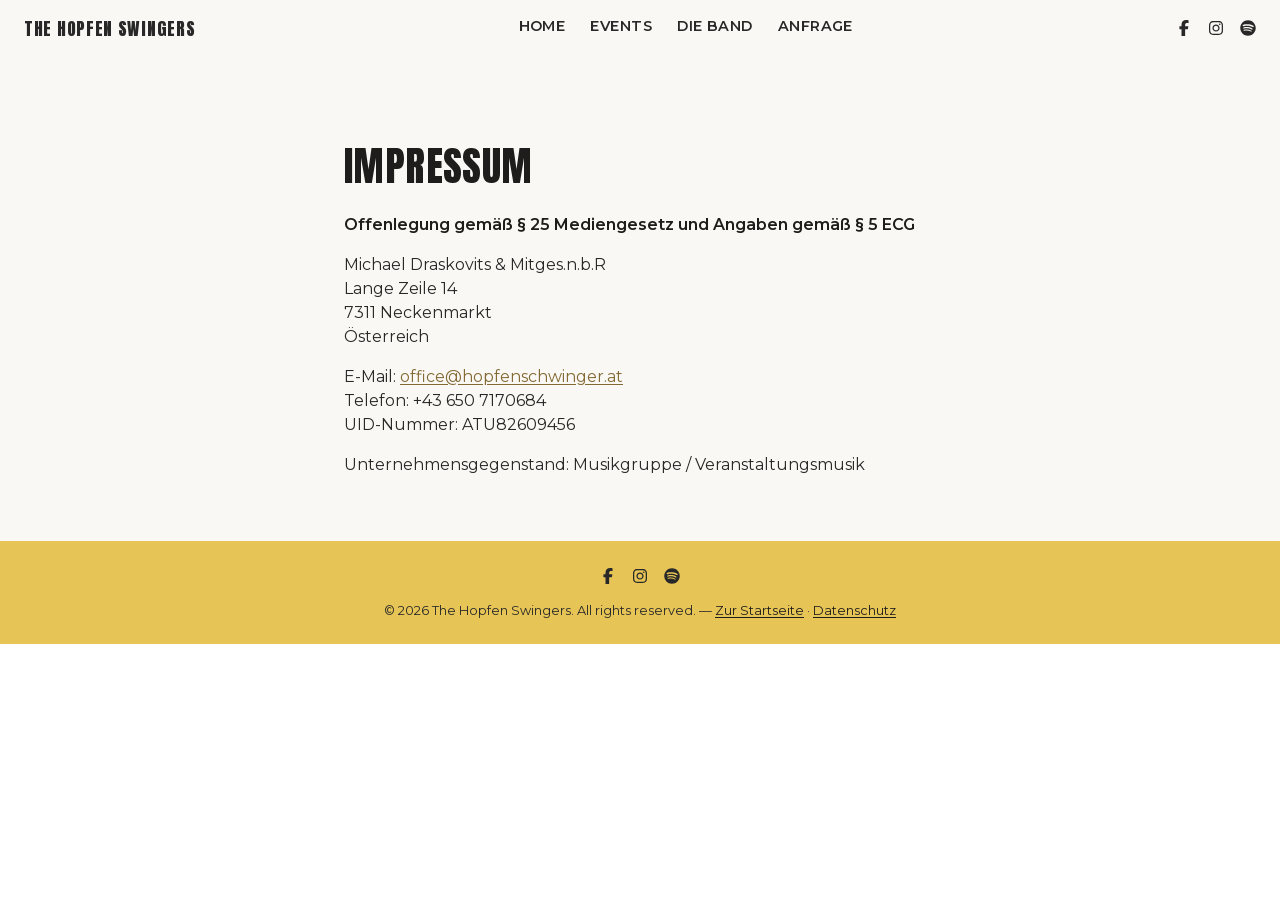
<file: impressum.html>
<!DOCTYPE html>
<html lang="de">

<!--
Derived from Bulma Personal Template by Muhammad Ubaid Raza: https://mubaidr.js.org
Original at: https://github.com/BulmaTemplates/bulma-templates/blob/master/templates/personal.html
The source code is MIT-licensed: http://opensource.org/licenses/mit-license.php

Copyright (c) 2025 Muhammad Ubaid Raza

Permission is hereby granted, free of charge, to any person obtaining a copy of this software and associated documentation files (the "Software"), to deal in the Software without restriction, including without limitation the rights to use, copy, modify, merge, publish, distribute, sublicense, and/or sell copies of the Software, and to permit persons to whom the Software is furnished to do so, subject to the following conditions:

The above copyright notice and this permission notice shall be included in all copies or substantial portions of the Software.

THE SOFTWARE IS PROVIDED "AS IS", WITHOUT WARRANTY OF ANY KIND, EXPRESS OR IMPLIED, INCLUDING BUT NOT LIMITED TO THE WARRANTIES OF MERCHANTABILITY, FITNESS FOR A PARTICULAR PURPOSE AND NONINFRINGEMENT. IN NO EVENT SHALL THE AUTHORS OR COPYRIGHT HOLDERS BE LIABLE FOR ANY CLAIM, DAMAGES OR OTHER LIABILITY, WHETHER IN AN ACTION OF CONTRACT, TORT OR OTHERWISE, ARISING FROM, OUT OF OR IN CONNECTION WITH THE SOFTWARE OR THE USE OR OTHER DEALINGS IN THE SOFTWARE.
-->
<head>
  <meta charset="UTF-8">
  <meta name="viewport" content="width=device-width, initial-scale=1.0">
  <title>Impressum – The Hopfen Swingers</title>
  <meta name="description" content="Impressum und Offenlegung von The Hopfen Swingers – Angaben gemäß § 5 ECG und § 25 Mediengesetz.">
  <link rel="canonical" href="https://hopfenschwinger.at/impressum.html">
  <meta name="theme-color" content="#e6c456">

  <!-- Open Graph / Social-Media-Vorschau -->
  <meta property="og:type" content="website">
  <meta property="og:site_name" content="The Hopfen Swingers">
  <meta property="og:locale" content="de_AT">
  <meta property="og:title" content="Impressum – The Hopfen Swingers">
  <meta property="og:description" content="Impressum und Offenlegung von The Hopfen Swingers – Angaben gemäß § 5 ECG und § 25 Mediengesetz.">
  <meta property="og:url" content="https://hopfenschwinger.at/impressum.html">
  <meta property="og:image" content="https://hopfenschwinger.at/img/og-image.jpg">
  <meta property="og:image:type" content="image/jpeg">
  <meta property="og:image:width" content="1200">
  <meta property="og:image:height" content="630">
  <meta property="og:image:alt" content="The Hopfen Swingers – Gruppenfoto der Band">
  <meta name="twitter:card" content="summary_large_image">
  <meta name="twitter:image" content="https://hopfenschwinger.at/img/og-image.jpg">
  <meta name="twitter:image:alt" content="The Hopfen Swingers – Gruppenfoto der Band">

  <!-- Favicons (Markenzeichen als Münze; liegt unter /img/icons/) -->
  <link rel="icon" href="./img/icons/favicon.svg" type="image/svg+xml" sizes="any">
  <link rel="icon" href="./img/icons/favicon-32.png" type="image/png" sizes="32x32">
  <link rel="icon" href="./img/icons/favicon.ico" sizes="16x16 32x32 48x48">
  <link rel="apple-touch-icon" href="./img/icons/apple-touch-icon.png">

  <!-- Schriften liegen lokal unter /webfonts (kein Google-Aufruf) -->
  <link rel="preload" href="./webfonts/anton/Anton-Regular.woff2" as="font" type="font/woff2" crossorigin>
  <link rel="stylesheet" type="text/css" href="./css/bulma-1.0.4.css" />
  <link rel="stylesheet" type="text/css" href="./css/hopfen.css">
</head>

<body>
  <a class="hopfen-skip" href="#inhalt">Zum Inhalt springen</a>

  <!-- Icons: Font Awesome Free 6.7.2 (CC BY 4.0) – https://fontawesome.com/license/free -->
  <svg class="hopfen-icon-sprite" xmlns="http://www.w3.org/2000/svg" aria-hidden="true" focusable="false">
    <symbol id="icon-facebook" viewBox="0 0 320 512"><path d="M80 299.3V512H196V299.3h86.5l18-97.8H196V166.9c0-51.7 20.3-71.5 72.7-71.5c16.3 0 29.4 .4 37 1.2V7.9C291.4 4 256.4 0 236.2 0C129.3 0 80 50.5 80 159.4v42.1H14v97.8H80z"/></symbol>
    <symbol id="icon-instagram" viewBox="0 0 448 512"><path d="M224.1 141c-63.6 0-114.9 51.3-114.9 114.9s51.3 114.9 114.9 114.9S339 319.5 339 255.9 287.7 141 224.1 141zm0 189.6c-41.1 0-74.7-33.5-74.7-74.7s33.5-74.7 74.7-74.7 74.7 33.5 74.7 74.7-33.6 74.7-74.7 74.7zm146.4-194.3c0 14.9-12 26.8-26.8 26.8-14.9 0-26.8-12-26.8-26.8s12-26.8 26.8-26.8 26.8 12 26.8 26.8zm76.1 27.2c-1.7-35.9-9.9-67.7-36.2-93.9-26.2-26.2-58-34.4-93.9-36.2-37-2.1-147.9-2.1-184.9 0-35.8 1.7-67.6 9.9-93.9 36.1s-34.4 58-36.2 93.9c-2.1 37-2.1 147.9 0 184.9 1.7 35.9 9.9 67.7 36.2 93.9s58 34.4 93.9 36.2c37 2.1 147.9 2.1 184.9 0 35.9-1.7 67.7-9.9 93.9-36.2 26.2-26.2 34.4-58 36.2-93.9 2.1-37 2.1-147.8 0-184.8zM398.8 388c-7.8 19.6-22.9 34.7-42.6 42.6-29.5 11.7-99.5 9-132.1 9s-102.7 2.6-132.1-9c-19.6-7.8-34.7-22.9-42.6-42.6-11.7-29.5-9-99.5-9-132.1s-2.6-102.7 9-132.1c7.8-19.6 22.9-34.7 42.6-42.6 29.5-11.7 99.5-9 132.1-9s102.7-2.6 132.1 9c19.6 7.8 34.7 22.9 42.6 42.6 11.7 29.5 9 99.5 9 132.1s2.7 102.7-9 132.1z"/></symbol>
    <symbol id="icon-spotify" viewBox="0 0 496 512"><path d="M248 8C111.1 8 0 119.1 0 256s111.1 248 248 248 248-111.1 248-248S384.9 8 248 8zm100.7 364.9c-4.2 0-6.8-1.3-10.7-3.6-62.4-37.6-135-39.2-206.7-24.5-3.9 1-9 2.6-11.9 2.6-9.7 0-15.8-7.7-15.8-15.8 0-10.3 6.1-15.2 13.6-16.8 81.9-18.1 165.6-16.5 237 26.2 6.1 3.9 9.7 7.4 9.7 16.5s-7.1 15.4-15.2 15.4zm26.9-65.6c-5.2 0-8.7-2.3-12.3-4.2-62.5-37-155.7-51.9-238.6-29.4-4.8 1.3-7.4 2.6-11.9 2.6-10.7 0-19.4-8.7-19.4-19.4s5.2-17.8 15.5-20.7c27.8-7.8 56.2-13.6 97.8-13.6 64.9 0 127.6 16.1 177 45.5 8.1 4.8 11.3 11 11.3 19.7-.1 10.8-8.5 19.5-19.4 19.5zm31-76.2c-5.2 0-8.4-1.3-12.9-3.9-71.2-42.5-198.5-52.7-280.9-29.7-3.6 1-8.1 2.6-12.9 2.6-13.2 0-23.3-10.3-23.3-23.6 0-13.6 8.4-21.3 17.4-23.9 35.2-10.3 74.6-15.2 117.5-15.2 73 0 149.5 15.2 205.4 47.8 7.8 4.5 12.9 10.7 12.9 22.6 0 13.6-11 23.3-23.2 23.3z"/></symbol>
    <symbol id="icon-chevron-left" viewBox="0 0 320 512"><path d="M9.4 233.4c-12.5 12.5-12.5 32.8 0 45.3l192 192c12.5 12.5 32.8 12.5 45.3 0s12.5-32.8 0-45.3L77.3 256 246.6 86.6c12.5-12.5 12.5-32.8 0-45.3s-32.8-12.5-45.3 0l-192 192z"/></symbol>
    <symbol id="icon-chevron-right" viewBox="0 0 320 512"><path d="M310.6 233.4c12.5 12.5 12.5 32.8 0 45.3l-192 192c-12.5 12.5-32.8 12.5-45.3 0s-12.5-32.8 0-45.3L242.7 256 73.4 86.6c-12.5-12.5-12.5-32.8 0-45.3s32.8-12.5 45.3 0l192 192z"/></symbol>
    <symbol id="icon-envelope" viewBox="0 0 512 512"><path d="M64 112c-8.8 0-16 7.2-16 16l0 22.1L220.5 291.7c20.7 17 50.4 17 71.1 0L464 150.1l0-22.1c0-8.8-7.2-16-16-16L64 112zM48 212.2L48 384c0 8.8 7.2 16 16 16l384 0c8.8 0 16-7.2 16-16l0-171.8L322 328.8c-38.4 31.5-93.7 31.5-132 0L48 212.2zM0 128C0 92.7 28.7 64 64 64l384 0c35.3 0 64 28.7 64 64l0 256c0 35.3-28.7 64-64 64L64 448c-35.3 0-64-28.7-64-64L0 128z"/></symbol>
  </svg>

  <!-- Navigation (gleich wie auf der Startseite, Links verweisen dorthin zurück) -->
  <nav class="hopfen-nav" aria-label="Hauptnavigation">
    <a class="hopfen-nav-brand" href="index.html#home">The Hopfen Swingers</a>

    <button class="hopfen-nav-burger" data-nav-burger aria-label="Menü öffnen" aria-expanded="false" aria-controls="hopfen-menu">
      <span></span><span></span><span></span>
    </button>

    <div class="hopfen-nav-links" id="hopfen-menu" data-nav-links>
      <a href="index.html#home">Home</a>
      <a href="index.html#events">Events</a>
      <a href="index.html#ueber-uns">Die Band</a>
      <a href="index.html#kontakt">Anfrage</a>
    </div>

    <div class="hopfen-nav-social">
      <a href="https://www.facebook.com/hopfenswingers" target="_blank" rel="noopener" aria-label="Facebook">
        <svg class="hopfen-icon" aria-hidden="true" focusable="false"><use href="#icon-facebook"/></svg>
      </a>
      <a href="https://www.instagram.com/hopfenswingers/" target="_blank" rel="noopener" aria-label="Instagram">
        <svg class="hopfen-icon" aria-hidden="true" focusable="false"><use href="#icon-instagram"/></svg>
      </a>
      <a href="https://open.spotify.com/intl-de/artist/105icnumTkyOhMHhoelHRZ?si=646ffadbe16d4e39" target="_blank" rel="noopener" aria-label="Spotify">
        <svg class="hopfen-icon" aria-hidden="true" focusable="false"><use href="#icon-spotify"/></svg>
      </a>
    </div>
  </nav>

  <main id="inhalt">
    <!-- Impressum -->
    <section class="section hopfen-impressum">
      <div class="content">
        <h1 class="title is-2">Impressum</h1>

        <p><strong>Offenlegung gemäß § 25 Mediengesetz und Angaben gemäß § 5 ECG</strong></p>

        <p>
          Michael Draskovits &amp; Mitges.n.b.R<br>
          Lange Zeile 14<br>
          7311 Neckenmarkt<br>
          Österreich
        </p>

        <p>
          E-Mail: <a href="mailto:office@hopfenschwinger.at">office@hopfenschwinger.at</a><br>
  	Telefon: +43 650 7170684<br>
          UID-Nummer: ATU82609456
        </p>

        <p>
          Unternehmensgegenstand: Musikgruppe / Veranstaltungsmusik
        </p>
      </div>
    </section>
  </main>

  <!-- Footer -->
  <footer class="hopfen-footer">
    <div class="content">
      <div class="hopfen-footer-social">
        <a href="https://www.facebook.com/hopfenswingers" target="_blank" rel="noopener" aria-label="Facebook">
          <svg class="hopfen-icon" aria-hidden="true" focusable="false"><use href="#icon-facebook"/></svg>
        </a>
        <a href="https://www.instagram.com/hopfenswingers/" target="_blank" rel="noopener" aria-label="Instagram">
          <svg class="hopfen-icon" aria-hidden="true" focusable="false"><use href="#icon-instagram"/></svg>
        </a>
        <a href="https://open.spotify.com/intl-de/artist/105icnumTkyOhMHhoelHRZ?si=646ffadbe16d4e39" target="_blank" rel="noopener" aria-label="Spotify">
          <svg class="hopfen-icon" aria-hidden="true" focusable="false"><use href="#icon-spotify"/></svg>
        </a>
      </div>
      <p>© <span data-year>2026</span> The Hopfen Swingers. All rights reserved. — <a href="index.html">Zur Startseite</a> · <a href="datenschutz.html">Datenschutz</a></p>
    </div>
  </footer>

  <script src="./js/hopfen.js"></script>

  <!-- Besucherstatistik (GoatCounter, cookiefrei) -->
  <script data-goatcounter="https://hopfenswingers.goatcounter.com/count"
          async src="https://gc.zgo.at/count.js"></script>
</body>

  <!-- Besucherstatistik (GoatCounter, cookiefrei) -->
  <script data-goatcounter="https://hopfenswingers.goatcounter.com/count"
          async src="https://gc.zgo.at/count.js"></script>
</body>

</html>
</file>
<file: css/hopfen.css>
/* ===== Fonts ===================================================== */
/* Anton für große Überschriften/Namen/Datum, Montserrat für Navigation
   & Fließtext. Beide liegen lokal unter /webfonts (kein Google-Aufruf).
   Dateien: Subset Latin + Latin-Ext, SIL Open Font License 1.1
   (Lizenztext jeweils als OFL.txt im selben Ordner). */

@font-face {
  font-family: 'Anton';
  src: url('../webfonts/anton/Anton-Regular.woff2') format('woff2');
  font-weight: 400;
  font-style: normal;
  font-display: swap;
}

@font-face {
  font-family: 'Montserrat';
  src: url('../webfonts/montserrat/Montserrat-Regular.woff2') format('woff2');
  font-weight: 400;
  font-style: normal;
  font-display: swap;
}

@font-face {
  font-family: 'Montserrat';
  src: url('../webfonts/montserrat/Montserrat-SemiBold.woff2') format('woff2');
  font-weight: 600;
  font-style: normal;
  font-display: swap;
}

@font-face {
  font-family: 'Montserrat';
  src: url('../webfonts/montserrat/Montserrat-Bold.woff2') format('woff2');
  font-weight: 700;
  font-style: normal;
  font-display: swap;
}

/* ===== Tokens ====================================================== */
@property --dark-text-color {
  syntax: "<color>";
  inherits: false;
  initial-value: rgb(40, 40, 40);
}

:root {
  --hopfen-yellow: rgb(230, 196, 86);
  --hopfen-yellow-deep: rgb(238, 190, 74);
  --hopfen-dark: rgb(31, 29, 27);
  --hopfen-dark-soft: rgb(46, 43, 40);
  --hopfen-cream: rgb(250, 248, 244);
  --hopfen-grey: rgb(226, 226, 224);
  --dark-text-color: rgb(40, 40, 40);
  --hopfen-radius: 0px;
}

html {
  scroll-behavior: smooth;
  color-scheme: light;
  overflow-x: hidden;
}

@media (prefers-reduced-motion: reduce) {
  html {
    scroll-behavior: auto;
  }
  * {
    animation-duration: 0.001ms !important;
    transition-duration: 0.001ms !important;
  }
}

body {
  margin: 0;
  overflow-x: hidden;
  color: var(--dark-text-color);
  background-color: var(--hopfen-cream);
  font-family: 'Montserrat', sans-serif;
  font-weight: 400;
}

/* Sprungmarke: liegt im Normalfall über dem Viewport und wird erst bei
   Tastaturfokus eingeblendet. Ziel ist das <main> der jeweiligen Seite. */
.hopfen-skip {
  position: absolute;
  top: 0;
  left: 1em;
  z-index: 60;
  padding: 0.75em 1.25em;
  background: var(--hopfen-dark);
  color: var(--hopfen-cream);
  font-family: 'Montserrat', sans-serif;
  font-weight: 700;
  font-size: 0.9rem;
  text-decoration: none;
  border-radius: 0 0 6px 6px;
  transform: translateY(-150%);
  transition: transform 120ms ease;
}
.hopfen-skip:focus,
.hopfen-skip:focus-visible {
  transform: translateY(0);
  outline: 3px solid var(--hopfen-cream);
  outline-offset: -6px;
}

/* Die fixe Navigation überdeckt sonst den Sprung ans Inhaltsende */
#inhalt {
  scroll-margin-top: 4.5rem;
}

.box {
  --bulma-box-radius: 0rem;
}

.is-hvcentered {
  display: flex;
  justify-content: center;
  align-items: center;
}

.is-hvcentered .content {
  text-align: center;
  width: 100%;
  margin: 2em;
}

.is-hopfen-yellow {
  background-color: var(--hopfen-yellow);
  color: var(--dark-text-color);
}

.is-hopfen-yellow .content .title {
  color: var(--dark-text-color);
}

/* Fließtext-Links: Farbe allein genügt nicht (WCAG 1.4.1), deshalb immer
   unterstrichen. Der Braunton bleibt, er erfüllt auf Creme 4,9 : 1. */
.content a:link,
.content a:visited {
  color: rgb(131, 105, 52);
  text-decoration: underline;
  text-underline-offset: 2px;
}

.content .title, .hopfen-carousel-header .title, .hopfen-insta .title {
  text-transform: uppercase;
  font-family: 'Anton', sans-serif;
  font-weight: 400;
  letter-spacing: 0.01em;
}

a, button {
  outline-offset: 3px;
}
a:focus-visible, button:focus-visible {
  outline: 3px solid var(--hopfen-dark);
}

/* ===== Icons ======================================================== */
/* Inline-SVG-Sprite (siehe Anfang der HTML-Dateien) statt Font Awesome.
   Ersetzt die vier Icon-Fonts (~320 KB) durch wenige Kilobyte Markup. */
.hopfen-icon-sprite {
  position: absolute;
  width: 0;
  height: 0;
  overflow: hidden;
}
.hopfen-icon {
  width: 1em;
  height: 1em;
  display: inline-block;
  vertical-align: -0.125em;
  fill: currentColor;
  flex-shrink: 0;
}
/* entspricht Font Awesomes .fa-10x */
.hopfen-icon-10x {
  width: 10em;
  height: 10em;
  vertical-align: middle;
}
/* <picture> soll das Layout nicht beeinflussen */
.photo-placeholder picture,
.member-card-photo picture {
  display: contents;
}

/* ===== Platzhalter-Fotos =========================================== */
/* Diese Boxen ersetzen echte Fotos, bis ihr eigene Bilder einsetzt.
   Einfach durch <img src="./img/..."> ersetzen, sobald die Fotos da sind. */
.photo-placeholder {
  width: 100%;
  height: 100%;
  min-height: 220px;
  display: flex;
  flex-direction: column;
  gap: 0.5em;
  align-items: center;
  justify-content: center;
  background-image: repeating-linear-gradient(135deg, rgba(0,0,0,0.06) 0, rgba(0,0,0,0.06) 2px, transparent 2px, transparent 14px);
  background-color: var(--hopfen-grey);
  color: rgb(120, 118, 114);
  text-align: center;
  padding: 1em;
}
.photo-placeholder i {
  font-size: 2.2rem;
}
.photo-placeholder span {
  font-size: 0.85rem;
  font-family: 'Montserrat', sans-serif;
  text-transform: uppercase;
  letter-spacing: 0.03em;
}
.photo-placeholder.is-dark-placeholder {
  background-color: rgb(58, 55, 52);
  color: rgb(200, 197, 193);
}

/* ===== Navbar ======================================================= */
.hopfen-nav {
  display: flex;
  align-items: center;
  justify-content: space-between;
  gap: 1.5em;
  padding: 1em 1.5em;
  background-color: transparent;
  position: fixed;
  top: 0;
  left: 0;
  right: 0;
  z-index: 30;
}
.hopfen-nav-brand {
  font-family: 'Anton', sans-serif;
  font-weight: 400;
  text-transform: uppercase;
  letter-spacing: 0.04em;
  font-size: 1.1rem;
  color: var(--dark-text-color);
  white-space: nowrap;
}
.hopfen-nav-brand:hover {
  color: var(--dark-text-color);
}
.hopfen-nav-links {
  display: flex;
  gap: 1.75em;
  font-family: 'Montserrat', sans-serif;
  font-weight: 600;
  text-transform: uppercase;
  font-size: 0.9rem;
  letter-spacing: 0.03em;
}
.hopfen-nav-links a {
  color: var(--dark-text-color);
  padding-bottom: 2px;
  border-bottom: 2px solid transparent;
}
.hopfen-nav-links a:hover {
  border-bottom-color: var(--hopfen-yellow-deep);
}
.hopfen-nav-social {
  display: flex;
  align-items: center;
  gap: 1em;
}
.hopfen-nav-social a {
  color: var(--dark-text-color);
  font-size: 1rem;
}
.hopfen-nav-burger {
  display: none;
  background: none;
  border: none;
  cursor: pointer;
  padding: 0.4em;
}
.hopfen-nav-burger span {
  display: block;
  width: 22px;
  height: 2px;
  background: var(--dark-text-color);
  margin: 4px 0;
}

@media screen and (max-width: 768px) {
  .hopfen-nav-links {
    position: absolute;
    top: 100%;
    left: 0;
    right: 0;
    background: var(--hopfen-cream);
    flex-direction: column;
    gap: 0;
    display: none;
  }
  .hopfen-nav-links.is-open {
    display: flex;
  }
  .hopfen-nav-links a {
    padding: 1em 1.5em;
    border-bottom: 1px solid rgba(0,0,0,0.08);
  }
  .hopfen-nav-burger {
    display: block;
  }
}

/* ===== Hero ========================================================= */
.hopfen-hero {
  position: relative;
  background-color: var(--hopfen-cream);
  width: 100vw;
  margin-left: calc(50% - 50vw);
}
.hopfen-hero .photo-placeholder {
  display: block;
  min-height: 0;
  height: auto;
  padding: 0;
  background: none;
}
/* Fließende Bildhöhe für das Gruppenfoto (Original 1600×1067 = 3:2):
   - ab ca. 1000px Fensterbreite: natürliches 3:2, nichts wird beschnitten
   - darunter wird die Box stufenlos höher, das Foto (object-fit: cover)
     dadurch seitlich beschnitten: bei 390px Breite ca. 10 % je Seite
   Keine Mindesthöhe mehr → kein leerer Streifen mehr über/unter dem Foto
   und der Events-Bereich schließt immer direkt an. */
.hopfen-hero .photo-placeholder img {
  display: block;
  width: 100%;
  height: max(66.69vw, calc(56vw + 107px));
  object-fit: cover;
  object-position: center;
}

/* Für Suchmaschinen/Screenreader vorhanden, optisch aber unsichtbar (h1) */
.hopfen-visually-hidden {
  position: absolute;
  width: 1px;
  height: 1px;
  margin: -1px;
  padding: 0;
  overflow: hidden;
  clip: rect(0, 0, 0, 0);
  white-space: nowrap;
  border: 0;
}

/* ===== Karussell-Grundgerüst ========================================
   Wird für Events- und Band-Karussell genutzt: horizontal scrollbarer
   Track mit Scroll-Snap plus zwei Pfeil-Buttons, die per JS scrollen. */
.hopfen-carousel-header {
  display: flex;
  width: 100%;
  align-items: center;
  justify-content: center;
  gap: 1em;
  margin-bottom: var(--bulma-block-spacing);
}
.hopfen-carousel-header .hopfen-carousel-arrow {
  margin-bottom: var(--bulma-block-spacing);
}
.hopfen-carousel-header.is-arrows-only {
  margin-bottom: 0;
}
.hopfen-carousel-header .title {
  text-align: center;
  margin-bottom: var(--bulma-block-spacing);
}
.hopfen-carousel-track {
  display: flex;
  gap: 1.5em;
  overflow-x: auto;
  scroll-snap-type: x mandatory;
  scroll-behavior: smooth;
  flex: 1;
  padding: 0.25em;
  scrollbar-width: none;
  width: 100%;
  /* Zentriert den Inhalt, solange er in den sichtbaren Bereich passt.
     "safe" sorgt dafür, dass bei Überlauf (mehr Karten als Platz) trotzdem
     von links nach rechts gescrollt werden kann, statt Inhalt am Rand
     abzuschneiden. */
  justify-content: safe center;
}
.hopfen-carousel-track::-webkit-scrollbar {
  display: none;
}
/* Der Track ist per Tab erreichbar (tabindex="0"), damit sich die Karten
   auch ohne Maus mit den Pfeiltasten scrollen lassen. */
.hopfen-carousel-track:focus-visible {
  outline: 3px solid var(--hopfen-dark);
  outline-offset: 3px;
  border-radius: 2px;
}
/* Sanftes Scrollen nur, wenn keine Bewegungsreduktion gewünscht ist.
   Steht bewusst nach der Regel oben, sonst gewinnt deren "smooth". */
@media (prefers-reduced-motion: reduce) {
  .hopfen-carousel-track {
    scroll-behavior: auto;
  }
}
.hopfen-carousel-track > * {
  scroll-snap-align: start;
  flex: 0 0 auto;
}
.hopfen-carousel-arrow {
  flex-shrink: 0;
  width: 44px;
  height: 44px;
  border-radius: 50%;
  border: 1px solid rgba(0,0,0,0.25);
  background: transparent;
  color: var(--dark-text-color);
  cursor: pointer;
  display: flex;
  align-items: center;
  justify-content: center;
  transition: background-color 120ms ease;
}
.hopfen-carousel-arrow:hover {
  background-color: rgba(0,0,0,0.06);
}
.hopfen-carousel-arrow[disabled] {
  opacity: 0.3;
  cursor: default;
}
/* Pfeile komplett ausblenden, solange alle Karten ohne Scrollen Platz haben
   (wird in hopfen.js gesetzt). Bei Überlauf bleiben sie sichtbar und werden
   an den Enden nur grau. */
.hopfen-carousel-arrow.hopfen-arrow-hidden {
  display: none;
}
.hopfen-carousel-arrow.is-on-dark {
  border-color: rgba(255,255,255,0.4);
  color: var(--hopfen-cream);
}
.hopfen-carousel-arrow.is-on-dark:hover {
  background-color: rgba(255,255,255,0.1);
}

/* ===== Events ======================================================= */
.hopfen-events {
  background-color: var(--hopfen-cream);
  padding: 4em 1.5em;
}
.hopfen-events .hopfen-carousel-header .title {
  color: var(--dark-text-color);
}
.event-card {
  width: 220px;
  border: 3px solid var(--hopfen-yellow);
  border-radius: 6px;
  padding: 1.5em 1.25em;
  text-align: center;
  background: var(--hopfen-cream);
}
.event-card .event-date {
  font-family: 'Anton', sans-serif;
  font-weight: 400;
  text-transform: uppercase;
  font-size: 1.6rem;
  margin-bottom: 0.75em;
}
.event-card .event-title {
  font-family: 'Montserrat', sans-serif;
  font-weight: 600;
  margin-bottom: 0.25em;
}
.event-card .event-location {
  font-family: 'Montserrat', sans-serif;
  font-weight: 400;
  font-size: 0.85rem;
  color: rgb(110, 108, 104);
}
/* Jede zweite Karte (1., 3., 5., ...) ist gelb hervorgehoben. Weil vergangene
   Termine per JS komplett entfernt werden, bleibt der Wechsel automatisch
   sauber. ".is-highlighted" kann weiterhin manuell gesetzt werden. */
.event-card:nth-child(odd),
.event-card.is-highlighted {
  background: var(--hopfen-yellow);
  border-color: var(--hopfen-yellow-deep);
}

/* Leerzustand: erscheint, wenn alle Termine vergangen sind (siehe hopfen.js) */
.hopfen-events-empty {
  display: none;
  text-align: center;
  margin: 1em 0 0;
}
.hopfen-events-empty a:link,
.hopfen-events-empty a:visited {
  color: rgb(131, 105, 52);
  font-weight: 600;
  text-decoration: underline;
}
.hopfen-events .is-empty .hopfen-events-empty {
  display: block;
}
.hopfen-events .is-empty .hopfen-carousel-track,
.hopfen-events .is-empty .hopfen-carousel-arrow {
  display: none;
}

/* ===== Über-uns / Megaphon-Sektion ================================= */
/* Bulmas Standard-".section"-Padding hier auf 0, damit Bild-Spalte
   wirklich bis an Fensterrand & an den Events-Bereich heranreicht.
   Der Text bekommt sein Padding stattdessen selbst (siehe .hopfen-about). */
#ueber-uns.section {
  padding: 0;
}
#ueber-uns .columns {
  gap: 0;
  margin: 0;
}
#ueber-uns .column {
  padding: 0;
  margin: 0;
}
.hopfen-about .content {
  max-width: 30em;
  text-align: left;
}
.hopfen-about .content .title {
  color: var(--dark-text-color);
  font-size: clamp(3rem, 5vw, 4.6rem);
}
.hopfen-about {
  margin: 0;
  box-shadow: none;
  background-color: var(--hopfen-yellow);
  color: var(--dark-text-color);
  justify-content: flex-end;
  padding: 7em 3em 4em 9em;
}
.hopfen-about-emblem {
  width: 100%;
  max-width: 320px;
  margin: 0 auto;
}
.hopfen-photo-box {
  position: relative;
}
.hopfen-photo-box .image {
  position: absolute;
  inset: 0;
  box-shadow: none;
  background-color: var(--hopfen-yellow);
  width: 100%;
  height: 100%;
}
.hopfen-photo-box .image img {
  position: absolute;
  inset: 0;
  width: 100%;
  height: 100%;
  object-fit: contain;
  object-position: top right;
  padding: 0 0 0 0;
}
.hopfen-photo-box .image .photo-placeholder {
  object-fit: cover;
}
@media screen and (max-width: 768px) {
  /* .columns wird hier zwingend als Flex-Container mit umgekehrter
     Reihenfolge erzwungen. Nur "order" auf der Spalte reicht nicht,
     falls Bulma .columns bei schmaler Ansicht selbst auf
     "display:block" umschaltet (dann hat "order" keine Wirkung mehr,
     und es zählt wieder die HTML-Reihenfolge: Text vor Bild). */
  #ueber-uns .columns {
    display: flex;
    flex-direction: column-reverse;
  }
  .hopfen-photo-box {
    aspect-ratio: 4 / 3;
    min-height: 220px;
  }
  .hopfen-about {
    padding: 4em 1.5em 2.5em 1.5em;
  }
}

/* ===== Band-Karussell ================================================ */
.hopfen-band {
  padding: 2em 1.5em;
}
.hopfen-band .hopfen-carousel-header .title {
  color: var(--dark-text-color);
}
.member-card {
  width: 260px;
  position: relative;
  border-radius: 6px;
  overflow: hidden;
  aspect-ratio: 11 / 20;
}
.member-card-photo {
  position: absolute;
  inset: 0;
  width: 100%;
  height: 100%;
}
.member-card-photo img {
  position: absolute;
  inset: 0;
  width: 100%;
  height: 100%;
  object-fit: cover;
  display: block;
}
/* Sobald ein echtes Foto drinsteckt, sollen Padding & gestreifter
   Platzhalter-Hintergrund weg sein, damit das Foto bis zum Rand reicht.
   Karten ohne Foto (nur Icon+Text) behalten ihren Platzhalter-Look. */
.member-card-photo:has(img) {
  padding: 0;
  gap: 0;
  background: none;
}
.member-card-info {
  position: absolute;
  top: 0;
  left: 0;
  right: 0;
  padding: 1.25em;
  background: transparent;
  color: var(--hopfen-dark);
  text-align: center;
}
.member-card-info .member-name {
  font-family: 'Anton', sans-serif;
  font-weight: 400;
  text-transform: uppercase;
  font-size: 1.6rem;
  line-height: 1.15;
  color: var(--hopfen-dark);
  text-shadow: 0 0 8px rgba(250, 248, 244, 0.7);
}
.member-card-info .member-role {
  font-family: 'Montserrat', sans-serif;
  font-weight: 400;
  font-size: 0.85rem;
  color: var(--hopfen-dark);
  margin-top: 0.35em;
  text-shadow: 0 0 8px rgba(250, 248, 244, 0.7);
}

/* ===== Anfrage / Kontakt ============================================ */
.hopfen-kontakt {
  background-color: rgb(42, 42, 40);
  background-image: url(../img/Hintergrund_Kreide-1600.jpg);
  background-image: image-set(
    url(../img/Hintergrund_Kreide-1600.webp) type("image/webp"),
    url(../img/Hintergrund_Kreide-1600.jpg) type("image/jpeg")
  );
  background-size: cover;
  background-position: center;
  background-repeat: no-repeat;
  color: var(--hopfen-cream);
}
.hopfen-kontakt-row {
  display: flex;
  align-items: center;
  justify-content: center;
  flex-wrap: wrap;
  gap: 2em;
}
.hopfen-kontakt-text {
  max-width: 26em;
}
.hopfen-kontakt-text .title {
  margin-top: 0;
}
.hopfen-kontakt-text p:last-child {
  margin-bottom: 0;
}
.hopfen-kontakt-button {
  flex-shrink: 0;
}
@media screen and (max-width: 768px) {
  .hopfen-kontakt-text {
    text-align: center;
  }
}
.hopfen-kontakt .title {
  color: var(--hopfen-cream);
}
.hopfen-kontakt a:link,
.hopfen-kontakt a:visited {
  color: var(--hopfen-yellow);
}
.hopfen-kontakt-mail {
  display: inline-flex;
  align-items: center;
  gap: 0.6em;
  font-weight: 700;
  border: 3px solid rgba(250, 248, 244, 0.6);
  border-radius: 6px;
  padding: 0.75em 1.5em;
}
.hopfen-kontakt-mail:hover {
  background: rgba(255,255,255,0.08);
}

/* ===== Instagram ===================================================== */
.hopfen-insta {
  background-color: var(--hopfen-cream);
  padding: 4em 1.5em;
  text-align: center;
}
.hopfen-insta .title {
  /* Tinte statt Gelb: Gelb auf Creme ergibt nur 1,6 : 1.
     Das Gelb bleibt als Akzentstrich unter der Überschrift erhalten. */
  color: var(--hopfen-dark);
  margin-bottom: 1em;
}
.hopfen-insta .title::after {
  content: "";
  display: block;
  width: 3.5em;
  height: 0.12em;
  margin: 0.3em auto 0;
  background: var(--hopfen-yellow);
}
.hopfen-insta-embed {
  max-width: 960px;
  margin: 0 auto;
}
.hopfen-insta-embed .lightwidget-widget {
  width: 100%;
  border: 0;
  overflow: hidden;
}

/* Hinweis + Button, solange der Instagram-Feed noch nicht geladen wurde */
.hopfen-insta-consent {
  max-width: 36em;
  margin: 0 auto;
  padding: 2em 1.5em;
  border: 3px solid var(--hopfen-yellow);
  border-radius: 6px;
  background: var(--hopfen-cream);
}
.hopfen-insta-consent p {
  margin: 0 0 1.25em;
  font-size: 0.9rem;
}
.hopfen-insta-consent a:link,
.hopfen-insta-consent a:visited {
  color: rgb(131, 105, 52);
  text-decoration: underline;
}
.hopfen-insta-load {
  font-family: 'Montserrat', sans-serif;
  font-weight: 700;
  font-size: 1rem;
  color: var(--hopfen-dark);
  background: var(--hopfen-yellow);
  border: 0;
  border-radius: 6px;
  padding: 0.75em 1.5em;
  cursor: pointer;
}
.hopfen-insta-load:hover {
  background: var(--hopfen-yellow-deep);
}

@media screen and (max-width: 768px) {
  /* Hinweisbox kompakter, damit sie nicht höher ist als der geladene Feed */
  .hopfen-insta-consent {
    padding: 1.25em 1em;
  }
  .hopfen-insta-consent p {
    font-size: 0.8rem;
    margin-bottom: 1em;
  }
  /* Geladener Feed: bis an den Bildschirmrand, 2,5× so breit wie der Bildschirm
     und seitlich wischbar → die Bilder werden dadurch deutlich größer */
  .hopfen-insta-embed.is-loaded {
    margin: 0 -1.5em;
    overflow-x: auto;
    -webkit-overflow-scrolling: touch;
    scrollbar-width: none;
  }
  .hopfen-insta-embed.is-loaded::-webkit-scrollbar {
    display: none;
  }
  .hopfen-insta-embed.is-loaded .lightwidget-widget {
    display: block;
    width: 250%;
    max-width: none;
  }
}

/* ===== Footer ======================================================== */
.hopfen-footer {
  background: var(--hopfen-yellow);
  padding: 1.5em;
  text-align: center;
}
.hopfen-footer .content {
  display: flex;
  flex-direction: column;
  align-items: center;
  gap: 0.75em;
}
.hopfen-footer-social {
  display: flex;
  gap: 1em;
}
.hopfen-footer-social a:link,
.hopfen-footer-social a:visited {
  color: var(--dark-text-color);
}
.hopfen-footer p {
  font-family: 'Montserrat', sans-serif;
  font-weight: 400;
  font-size: 0.8rem;
  margin: 0;
}
/* Links im Footer: Braun auf Gelb ergibt nur 3,1 : 1. Tinte bringt 9,9 : 1,
   die Unterstreichung trennt sie zusätzlich vom Fließtext. */
.hopfen-footer .content p a:link,
.hopfen-footer .content p a:visited {
  color: var(--hopfen-dark);
  text-decoration: underline;
  text-decoration-thickness: 1px;
  text-underline-offset: 2px;
}
.hopfen-footer .content p a:hover,
.hopfen-footer .content p a:focus-visible {
  text-decoration-thickness: 2px;
}

/* ===== Impressum ===================================================== */
/* Die fixe Navbar hat keinen eigenen Hintergrund (sie liegt auf der
   Startseite über dem Gruppenfoto) – hier braucht es daher genug
   Abstand oben, damit der Inhalt nicht darunter verschwindet. */
.hopfen-impressum {
  padding: 9em 1.5em 4em;
  max-width: 40em;
  margin: 0 auto;
}
.hopfen-impressum .title,
.hopfen-impressum p strong {
  color: var(--hopfen-dark);
}

/* Lange Ein-Wort-Überschriften (z. B. „Datenschutzerklärung“) passen auf
   schmalen Displays nicht in 2.5rem. Statt mitten im Wort umzubrechen
   (Bulmas Standard: word-break: break-word), wird die Schriftgröße fließend
   verkleinert; erst wenn es gar nicht reicht, wird korrekt silbengetrennt. */
.hopfen-impressum .hopfen-long-title {
  font-size: clamp(1.6rem, 8.2vw, 2.5rem);
  word-break: normal;
  hyphens: auto;
}

/* ===== 404-Seite ==================================================== */
/* Gleiche Grundidee wie Impressum: Abstand für die fixe Navbar, zentriert,
   begrenzte Lesebreite. Die große „404“ ist rein dekorativ (aria-hidden). */
.hopfen-404 {
  padding: 9em 1.5em 5em;
  max-width: 36em;
  margin: 0 auto;
  text-align: center;
}
/* Footer an den unteren Rand, auch wenn der Inhalt kurz ist */
body.hopfen-404-page {
  min-height: 100vh;
  min-height: 100svh;
  display: flex;
  flex-direction: column;
}
body.hopfen-404-page .hopfen-404 {
  flex: 1;
}
.hopfen-404-code {
  font-family: 'Anton', sans-serif;
  font-size: clamp(4.5rem, 20vw, 8rem);
  line-height: 0.9;
  margin: 0 0 0.1em;
  color: var(--hopfen-dark);
}
.hopfen-404 .title {
  color: var(--hopfen-dark);
}
.hopfen-404 .content {
  margin: 1.5em 0;
}
.hopfen-404-links {
  display: flex;
  flex-wrap: wrap;
  gap: 0.75em;
  justify-content: center;
  margin: 0;
}
.hopfen-404-links a {
  display: inline-block;
  padding: 0.7em 1.3em;
  border: 3px solid var(--hopfen-dark);
  border-radius: 6px;
  color: var(--hopfen-dark);
  font-weight: 700;
  transition: background-color 120ms ease, color 120ms ease;
}
.hopfen-404-links a:hover,
.hopfen-404-links a:focus-visible {
  background-color: var(--hopfen-dark);
  color: var(--hopfen-cream);
  text-decoration: none;
}
</file>
